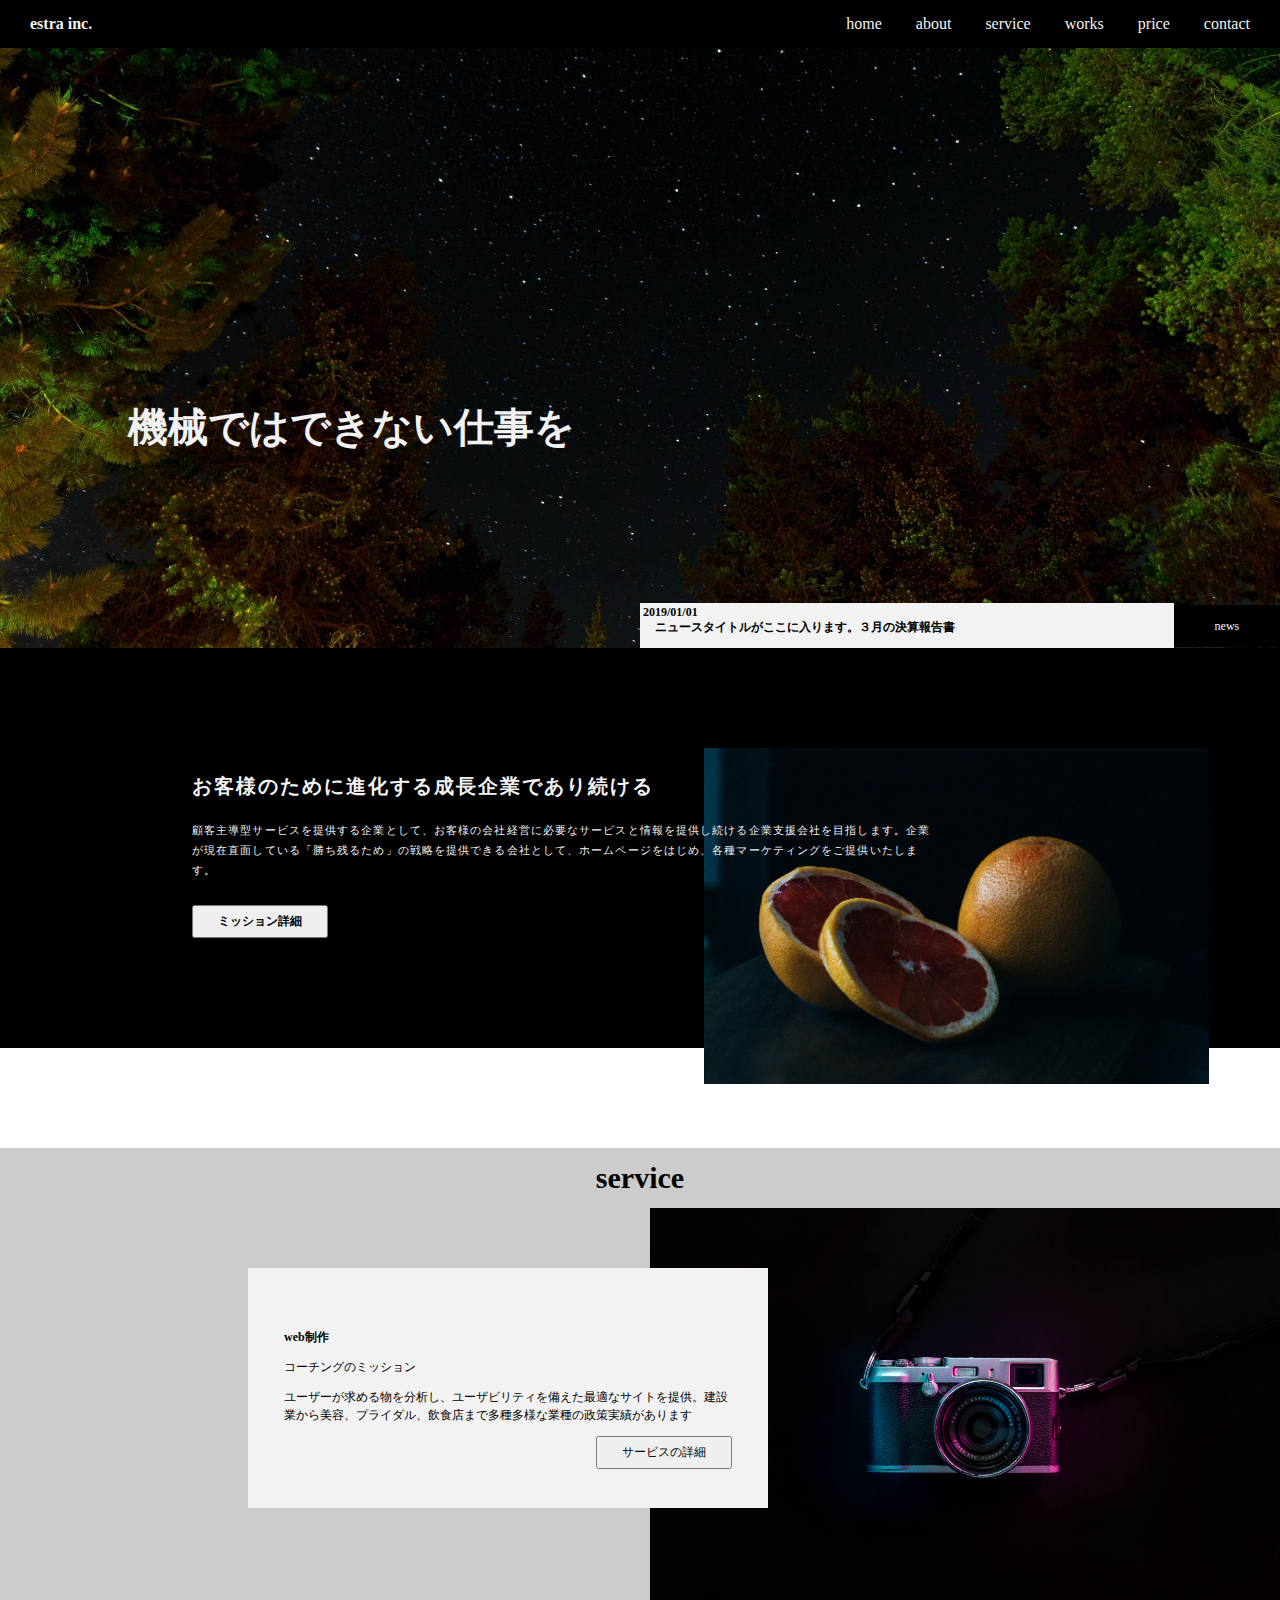
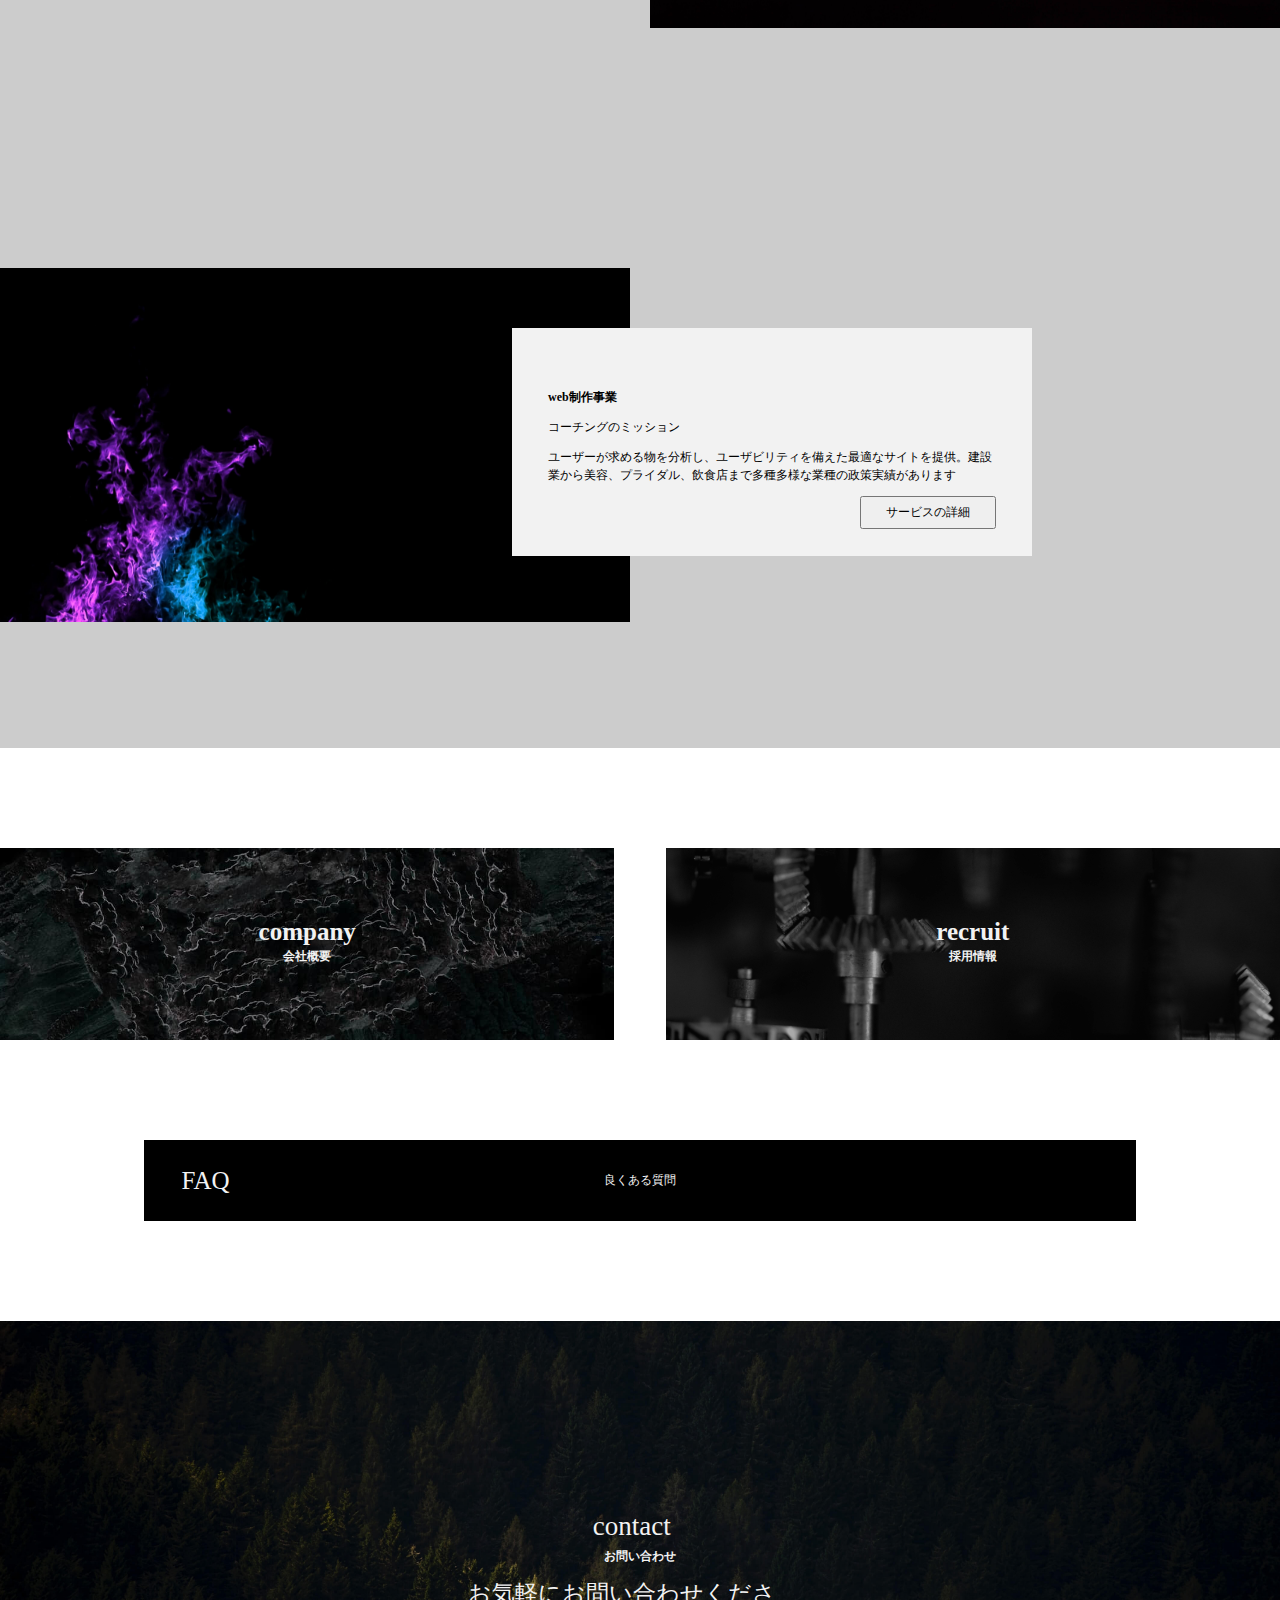
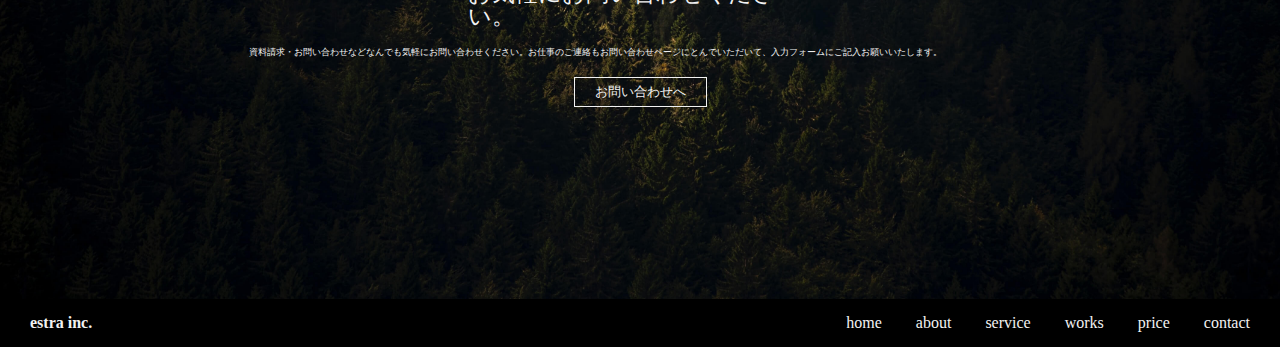
<file: index.html>
<!DOCTYPE html>
<html lang="en">
<head>
  <meta charset="UTF-8">
  <meta name="viewport" content="width=device-width, initial-scale=1.0">
  <link rel="stylesheet" href="./css/style.css">
  <title>COACHTECK</title>
</head>


<body>
  <header>
    <div class="header">
      <p class="title">estra inc.</p>
      <ul class="link">
        <li><a href="#">home</a></li>
        <li><a href="#">about</a></li>
        <li><a href="#">service</a></li>
        <li><a href="#">works</a></li>
        <li><a href="#">price</a></li>
        <li><a href="#">contact</a></li>
      </ul>
    </div>
  </header>


  <main>
    <div id="main-first">
      <p class="main-first-title">
        機械ではできない仕事を
      </p>
      <div class=main-first-flex>
        <ul>
          <li>2019/01/01</li>
          <li>ニュースタイトルがここに入ります。３月の決算報告書</li>
        </ul>
        <div>news</div>
      </div>
    </div>
    <div id="main-second">
      
      <div class="main-second-img">
        <img src="./img/mission-img.jpg" alt="">
      </div>
      <div class="main-second-content">
        <p class="main-second-title">お客様のために進化する成長企業であり続ける</p>
        <p class="main-second-sentence">顧客主導型サービスを提供する企業として、お客様の会社経営に必要なサービスと情報を提供し続ける企業支援会社を目指します。企業が現在直面している「勝ち残るため」の戦略を提供できる会社として、ホームページをはじめ、各種マーケティングをご提供いたします。</p>
        <button>ミッション詳細</button>
      </div>
    </div>


    <div id="service">
      <p class="service_title">service</p>
      <div class="service-content">
        <div class="img-1">
          <img src="./img/service2.jpg" alt="">
        </div>
        <div class="service_content_1">
          <div>web制作</div>
          <div>コーチングのミッション</div>
          <div>ユーザーが求める物を分析し、ユーザビリティを備えた最適なサイトを提供。建設業から美容、プライダル、飲食店まで多種多様な業種の政策実績があります</div>
      　  <button>サービスの詳細</button>
      </div>
    </div>

      <div class="img-2">
        <img src="./img/service1.jpg" alt="">
      </div>
      <div class="service_content_2">
        <div>web制作事業</div>
        <div>コーチングのミッション</div>
        <div>ユーザーが求める物を分析し、ユーザビリティを備えた最適なサイトを提供。建設業から美容、プライダル、飲食店まで多種多様な業種の政策実績があります</div>
         <button>サービスの詳細</button>
      </div>
    </div>
  
  <div id="introduction">
    <div class="introduction-flex">
      <div class="company">
        <div>company</div>
        <div>会社概要</div>
      </div>
      <div class="recruit">
        <div>recruit</div>
        <div>採用情報</div>
      </div>
    </div>
    <div class="quesion">
      <div class="introduction_content">
        <p>FAQ</p>
        <button>良くある質問</button>
      </div>
    </div>
  </div>

  <div id="contact">
    <!-- <div class="contact_text"> -->
      <p>contact</p>
      <p>お問い合わせ</p>
      <p>お気軽にお問い合わせください。</p>
      <p>資料請求・お問い合わせなどなんでも気軽にお問い合わせください。お仕事のご連絡もお問い合わせページにとんでいただいて、入力フォームにご記入お願いいたします。</p>
      <button>お問い合わせへ</button>
    <!-- </div> -->
  </div>
  </main>
  <footer>
    <div class="header">
      <p class="title">estra inc.</p>
      <ul class="link">
        <li><a href="#">home</a></li>
        <li><a href="#">about</a></li>
        <li><a href="#">service</a></li>
        <li><a href="#">works</a></li>
        <li><a href="#">price</a></li>
        <li><a href="#">contact</a></li>
      </ul>
    </div>
  </footer>
</body>
</html>
</file>
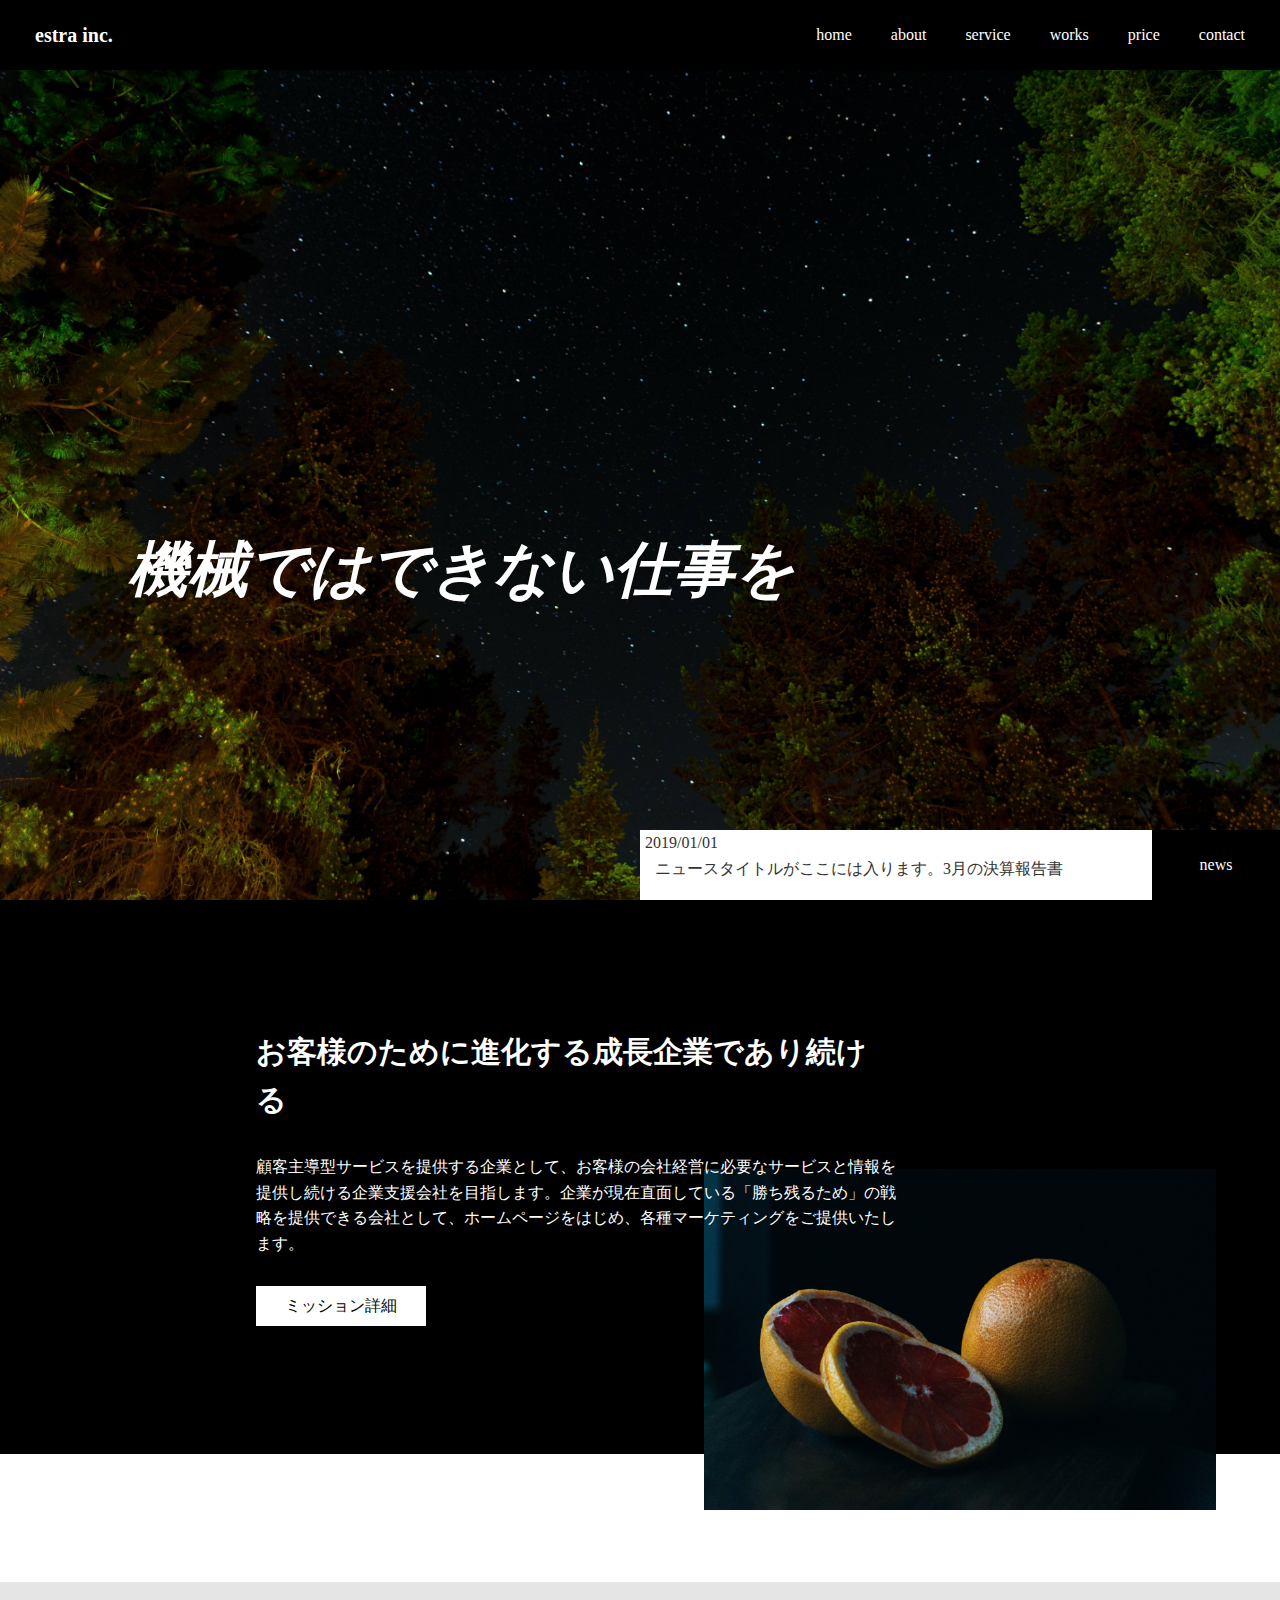
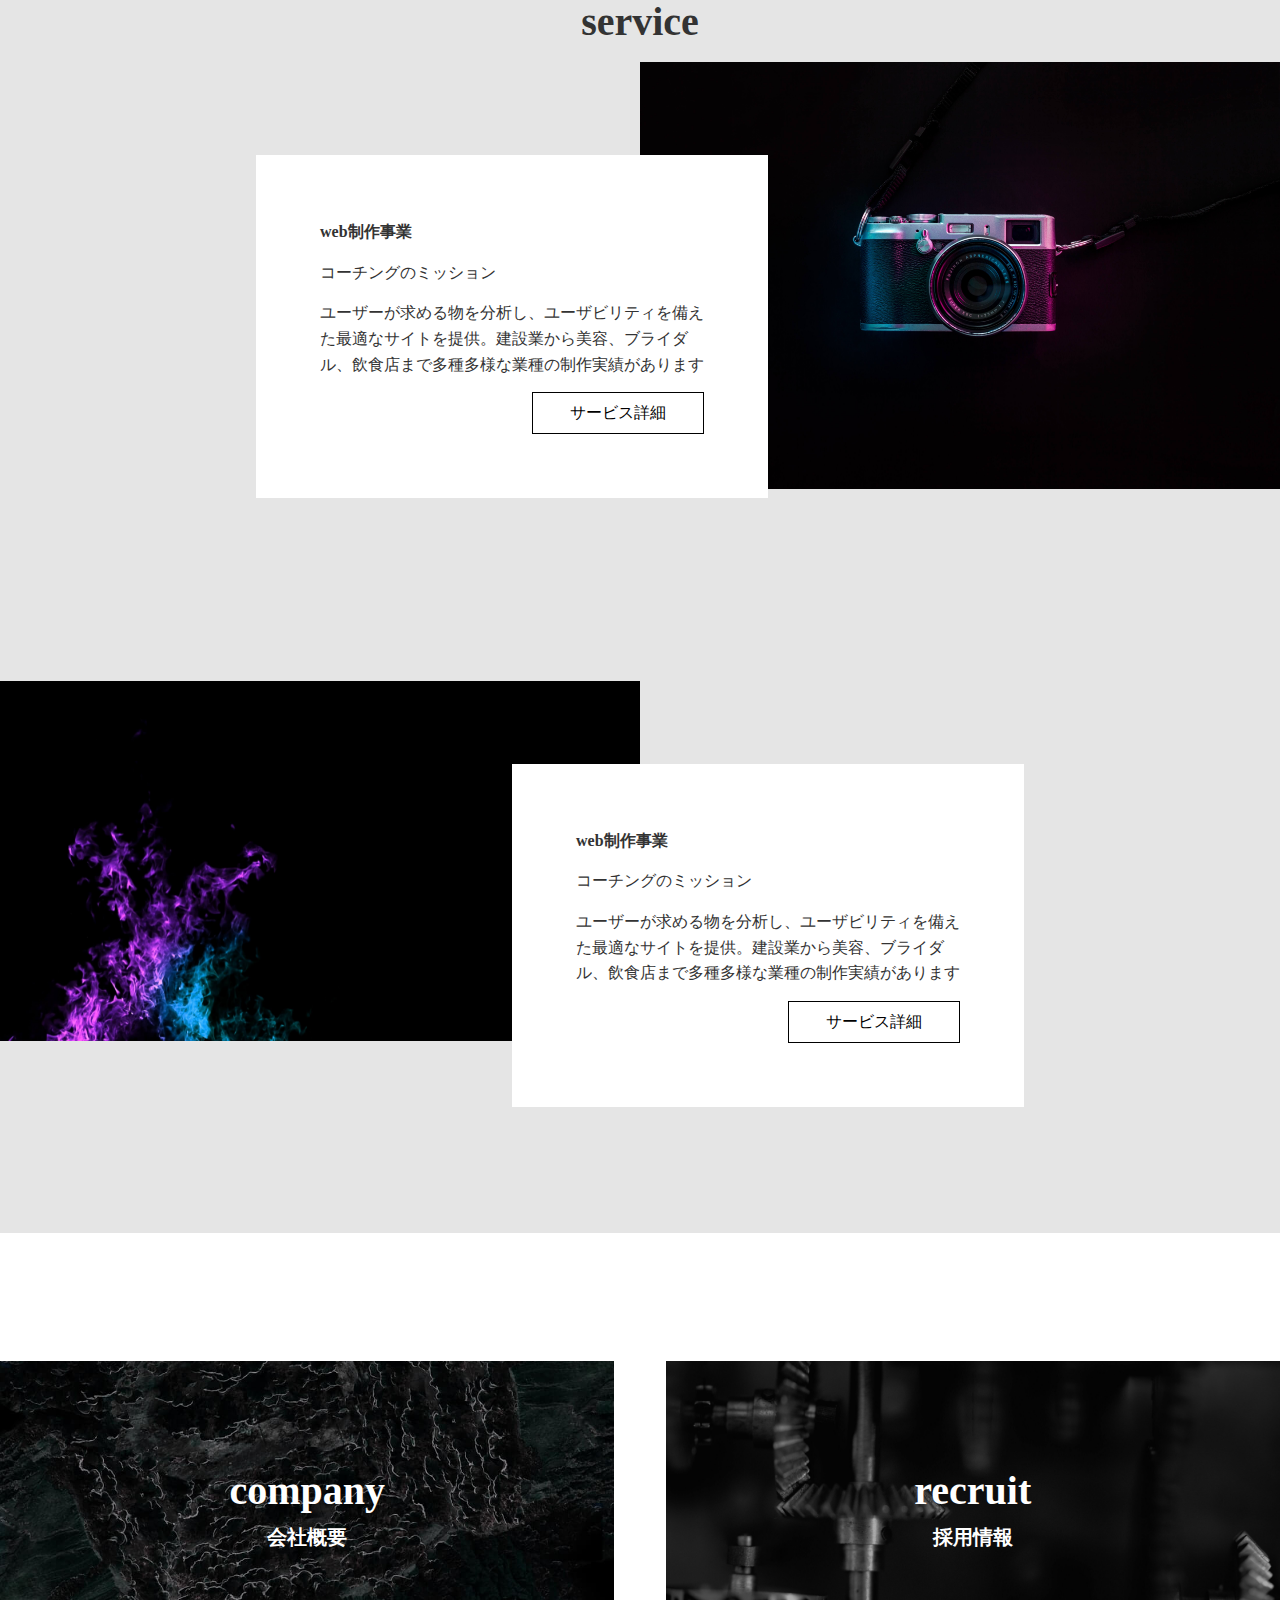
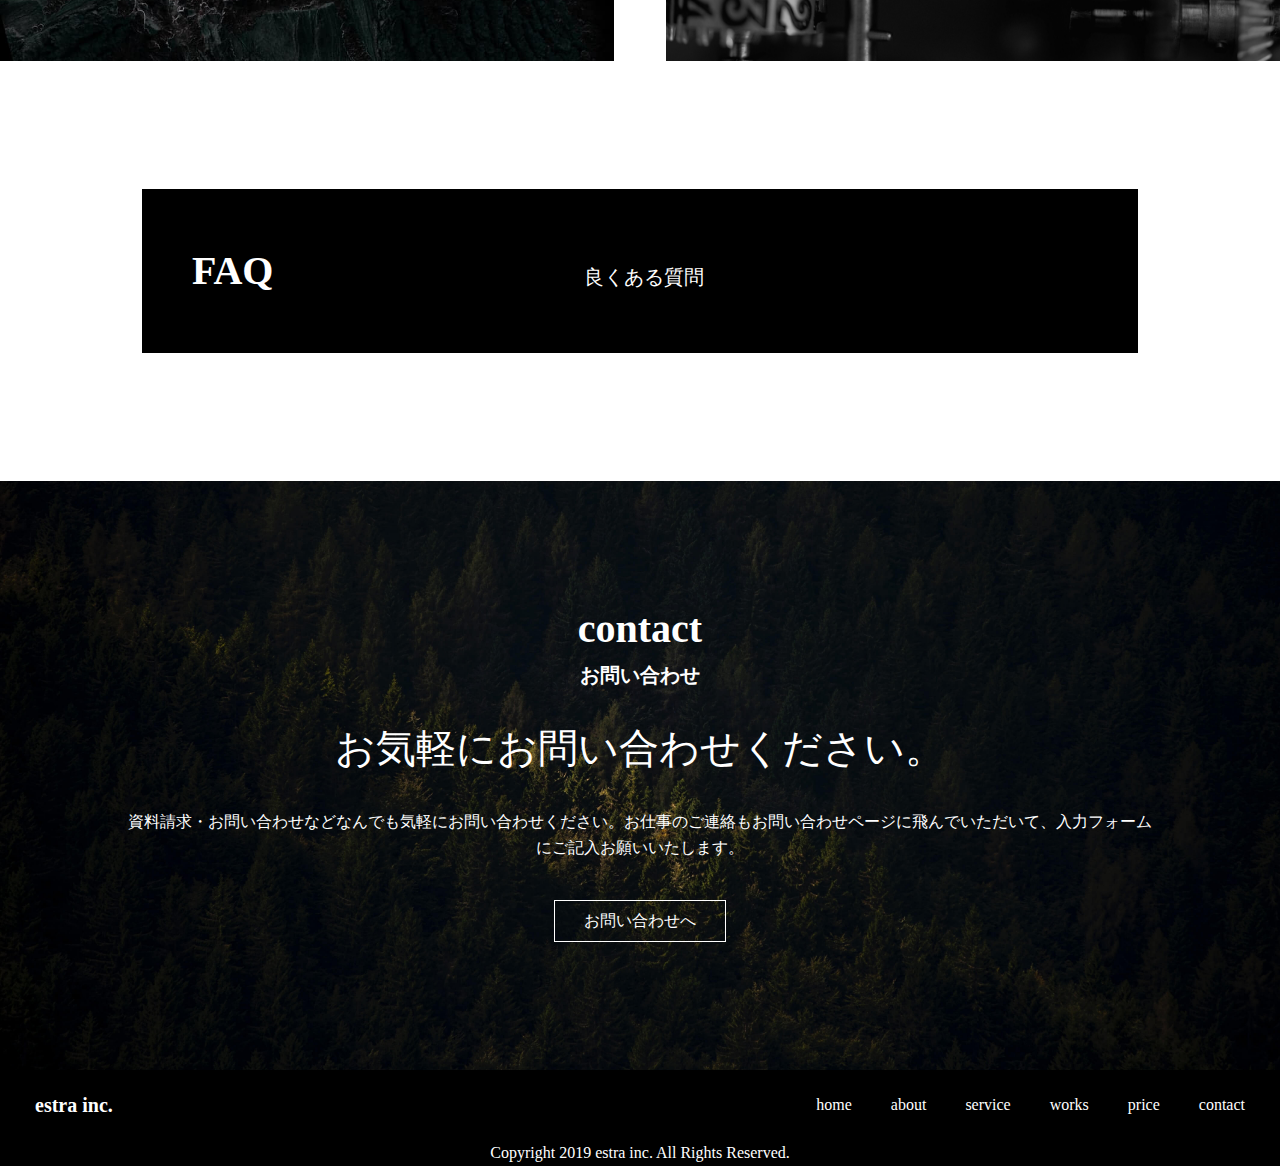
<file: 20210130_makino/index.html>
<!DOCTYPE html>
<html lang="ja">
  <head>
    <meta charset="utf8" />
    <meta
      name="viewport"
      content="width=device-width, initial-scale=1.0, maximum-scale=1.0, minimum-scale=1.0"
    />
    <title>演習問題</title>
    <link rel="stylesheet" href="css/style.css" />
  </head>
  <body>
    <div id="firstview">
      <header id="top-header">
        <div class="flex">
          <h1 class="header-logo">estra inc.</h1>
          <nav class="header-nav">
            <ul>
              <li><a href="#">home</a></li>
              <li><a href="#">about</a></li>
              <li><a href="#">service</a></li>
              <li><a href="#">works</a></li>
              <li><a href="#">price</a></li>
              <li><a href="#">contact</a></li>
            </ul>
          </nav>
        </div>
        <div id="hamburger">
          <span></span>
          <span></span>
          <span></span>
        </div>
      </header>
      <p class="catchcopy">機械ではできない仕事を</p>
      <div class="news flex">
        <div class="news-content">
          <p class="news_date">2019/01/01</p>
          <p class="news_title">
            ニュースタイトルがここには入ります。3月の決算報告書
          </p>
        </div>
        <div class="news-icon">news</div>
      </div>
    </div>
    <main>
      <div class="mission">
        <div class="mission-content">
          <h2 class="mission_title">
            お客様のために進化する成長企業であり続ける
          </h2>
          <p class="mission_text">
            顧客主導型サービスを提供する企業として、お客様の会社経営に必要なサービスと情報を提供し続ける企業支援会社を目指します。企業が現在直面している「勝ち残るため」の戦略を提供できる会社として、ホームページをはじめ、各種マーケティングをご提供いたします。
          </p>
          <a href="" class="common-btn mission-btn">ミッション詳細</a>
        </div>
        <div class="mission-img">
          <img src="img/mission-img.jpg" alt="" />
        </div>
      </div>
      <div class="service">
        <h2 class="service-title section-title">service</h2>
        <div class="service-content">
          <div class="service-img">
            <img src="img/service2.jpg" alt="" />
          </div>
          <div class="service-content_inner">
            <h3 class="mgb-15">web制作事業</h3>
            <p class="mgb-15">コーチングのミッション</p>
            <p class="mgb-15">
              ユーザーが求める物を分析し、ユーザビリティを備えた最適なサイトを提供。建設業から美容、ブライダル、飲食店まで多種多様な業種の制作実績があります
            </p>
            <a href="" class="common-btn service-btn">サービス詳細</a>
          </div>
        </div>
        <div class="service-content">
          <div class="service-img service-img_second">
            <img src="img/service1.jpg" alt="" />
          </div>
          <div class="service-content_inner service-content_inner-second">
            <h3 class="mgb-15">web制作事業</h3>
            <p class="mgb-15">コーチングのミッション</p>
            <p class="mgb-15">
              ユーザーが求める物を分析し、ユーザビリティを備えた最適なサイトを提供。建設業から美容、ブライダル、飲食店まで多種多様な業種の制作実績があります
            </p>
            <a href="" class="common-btn service-btn">サービス詳細</a>
          </div>
        </div>
      </div>
      <div class="company">
        <div class="recruit-company flex">
          <div class="recruit-company_size company-img">
            <h2 class="company-title section-title">
              company<br /><span>会社概要</span>
            </h2>
          </div>
          <div class="recruit-company_size recruit-img">
            <h2 class="company-title section-title">
              recruit<br /><span>採用情報</span>
            </h2>
          </div>
        </div>
      </div>
      <div class="faq">
        <h2 class="faq-title">FAQ</h2>
        <p class="faq-title-jp">良くある質問</p>
      </div>
      <div class="contact">
        <h2 class="contact-title section-title">
          contact<br /><span>お問い合わせ</span>
        </h2>
        <p class="contact-subtitle section-title">
          お気軽にお問い合わせください。
        </p>
        <p class="contact-text">
          資料請求・お問い合わせなどなんでも気軽にお問い合わせください。お仕事のご連絡もお問い合わせページに飛んでいただいて、入力フォームにご記入お願いいたします。
        </p>
        <a href="" class="common-btn contact-btn">お問い合わせへ</a>
      </div>
      <footer class="top-footer">
        <div class="footer-bar">
          <div class="flex">
            <h1 class="header-logo footer-logo">estra inc.</h1>
            <nav class="header-nav">
              <ul>
                <li><a href="#">home</a></li>
                <li><a href="#">about</a></li>
                <li><a href="#">service</a></li>
                <li><a href="#">works</a></li>
                <li><a href="#">price</a></li>
                <li><a href="#">contact</a></li>
              </ul>
            </nav>
          </div>
        </div>
        <small>Copyright 2019 estra inc. All Rights Reserved.</small>
      </footer>
    </main>
  </body>
</html>
</file>
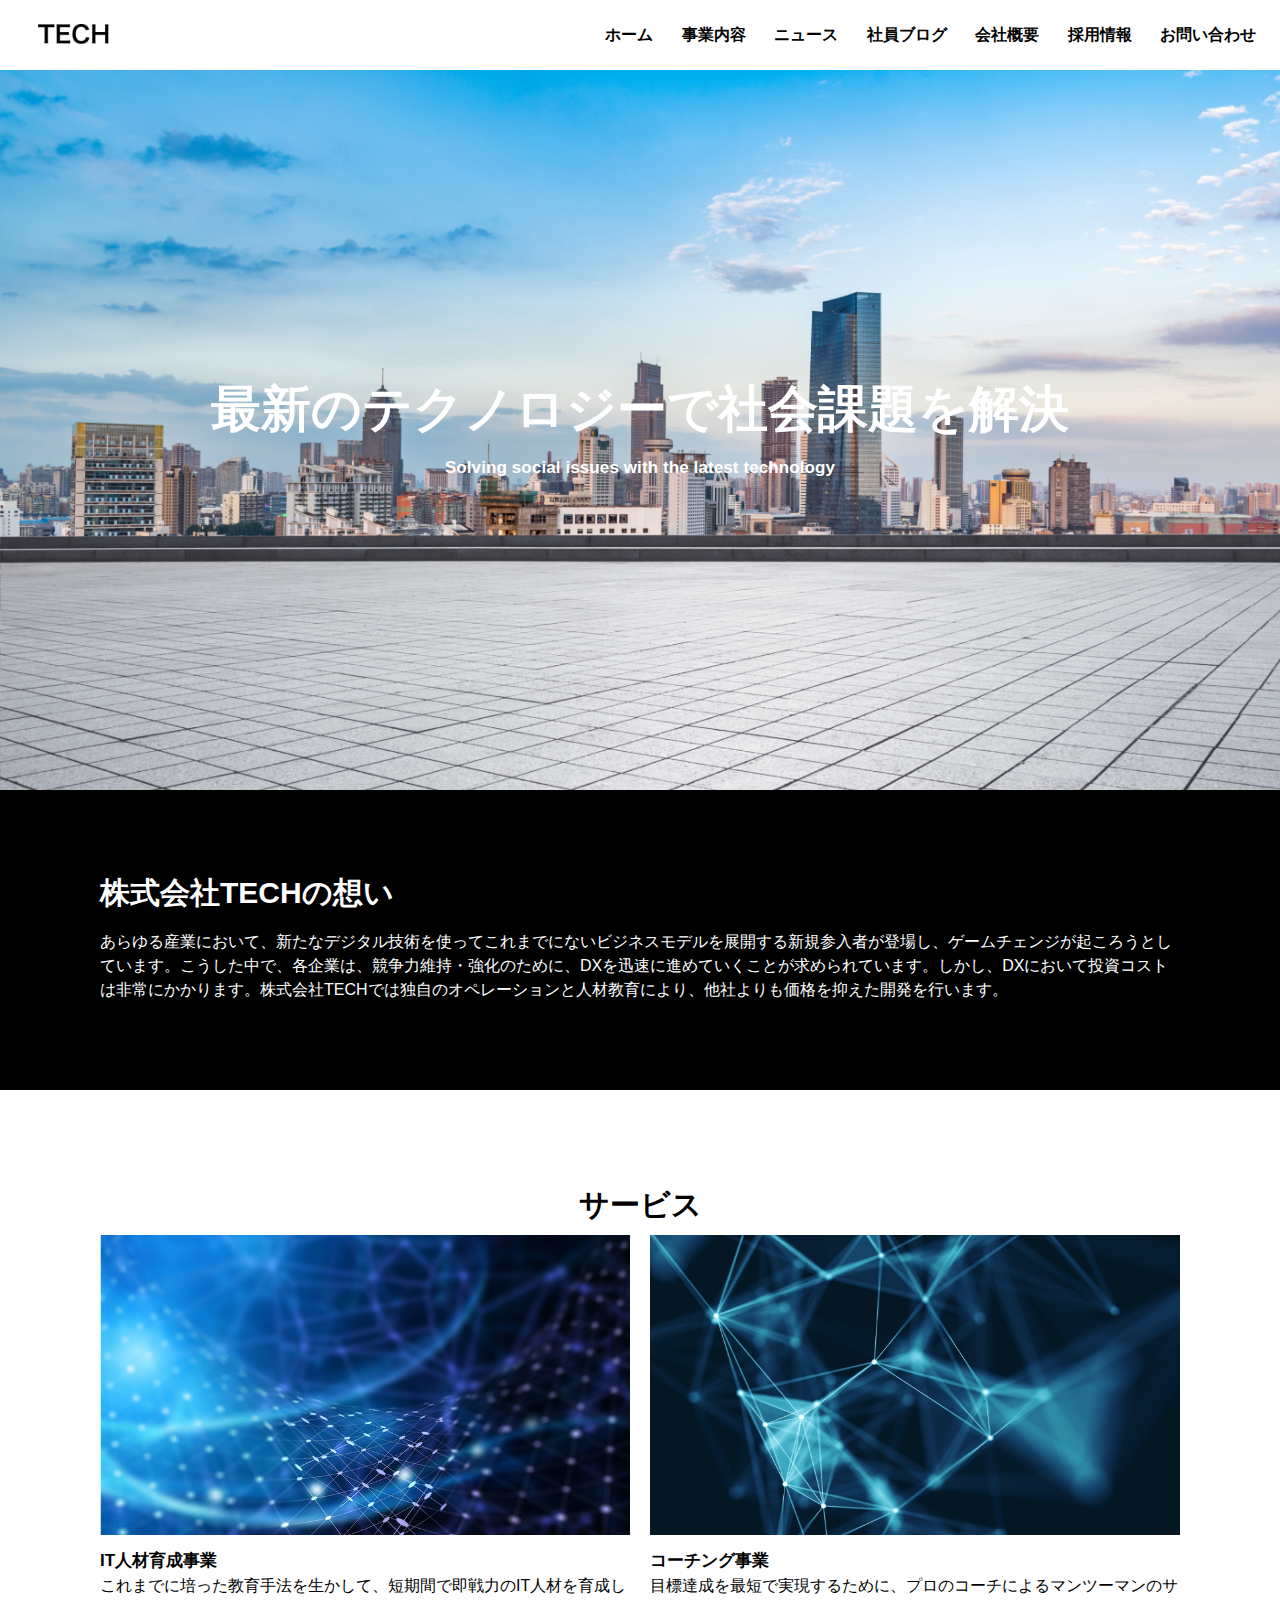
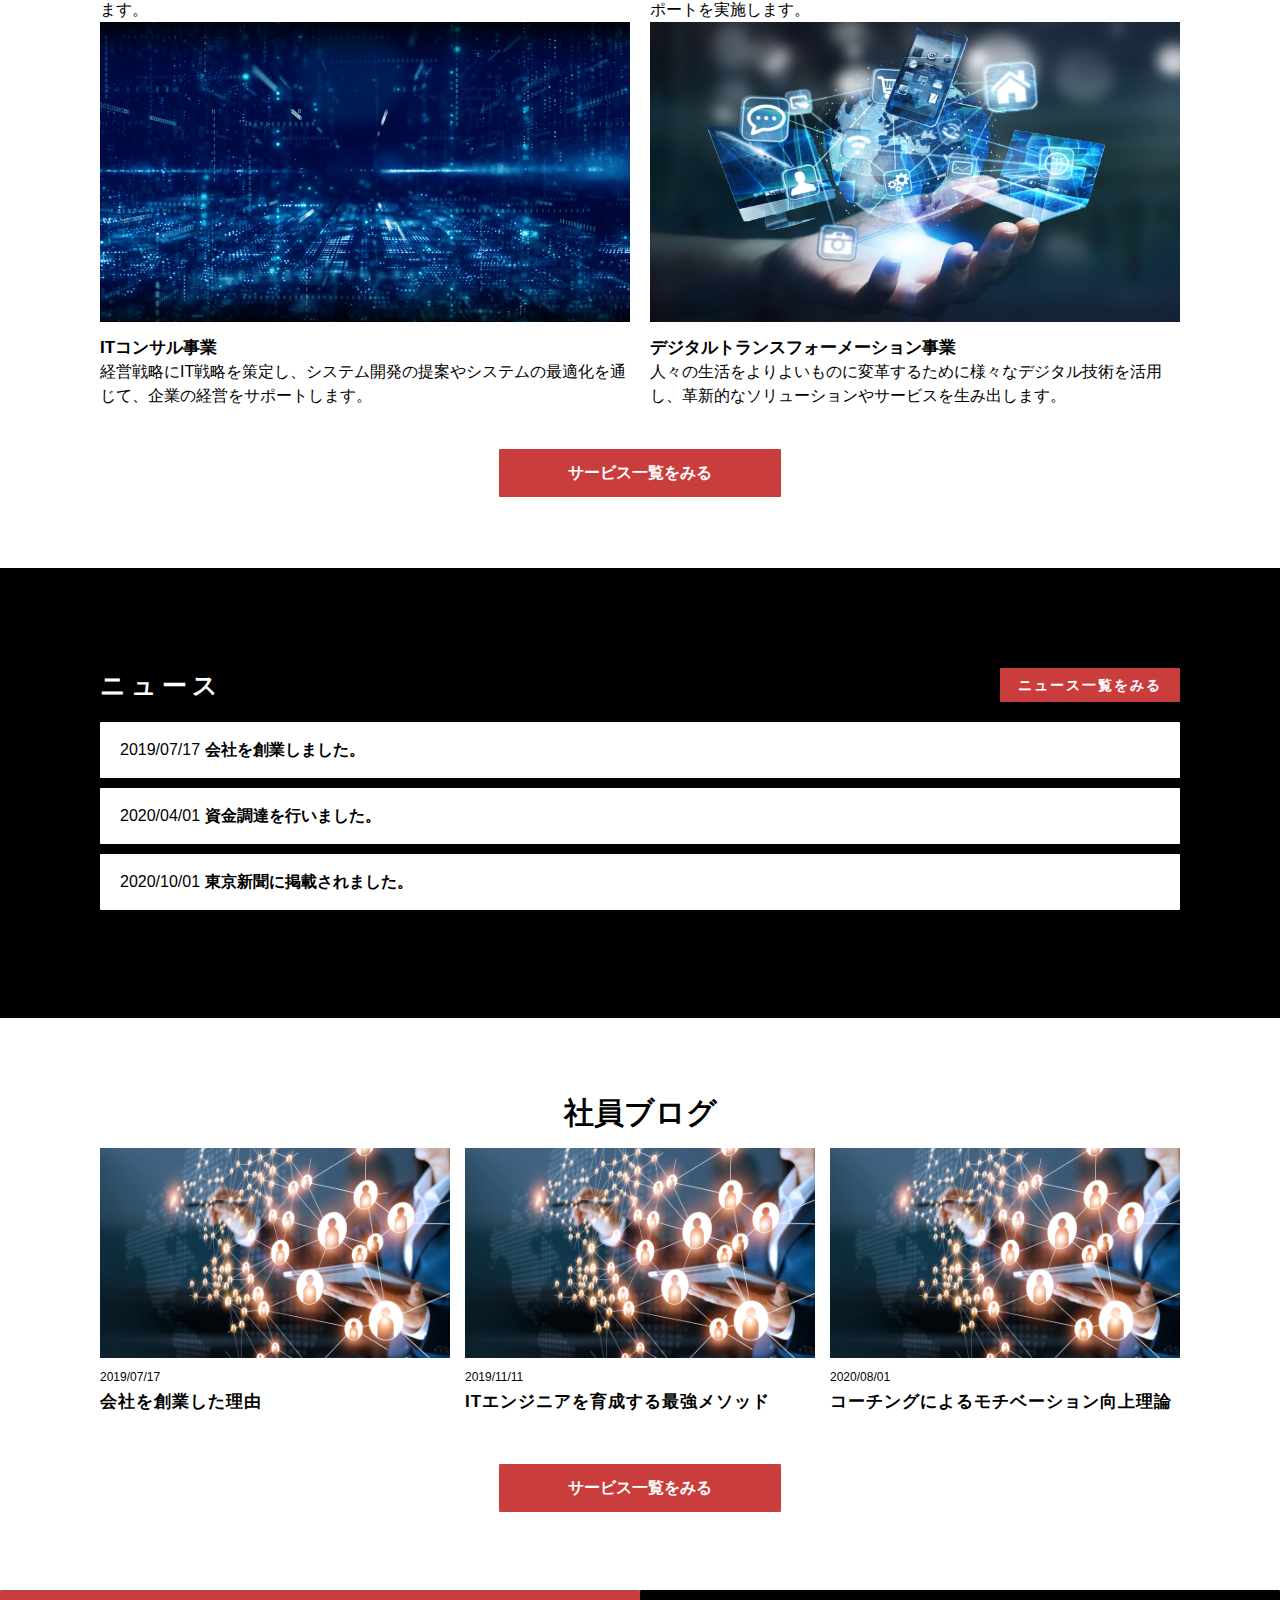
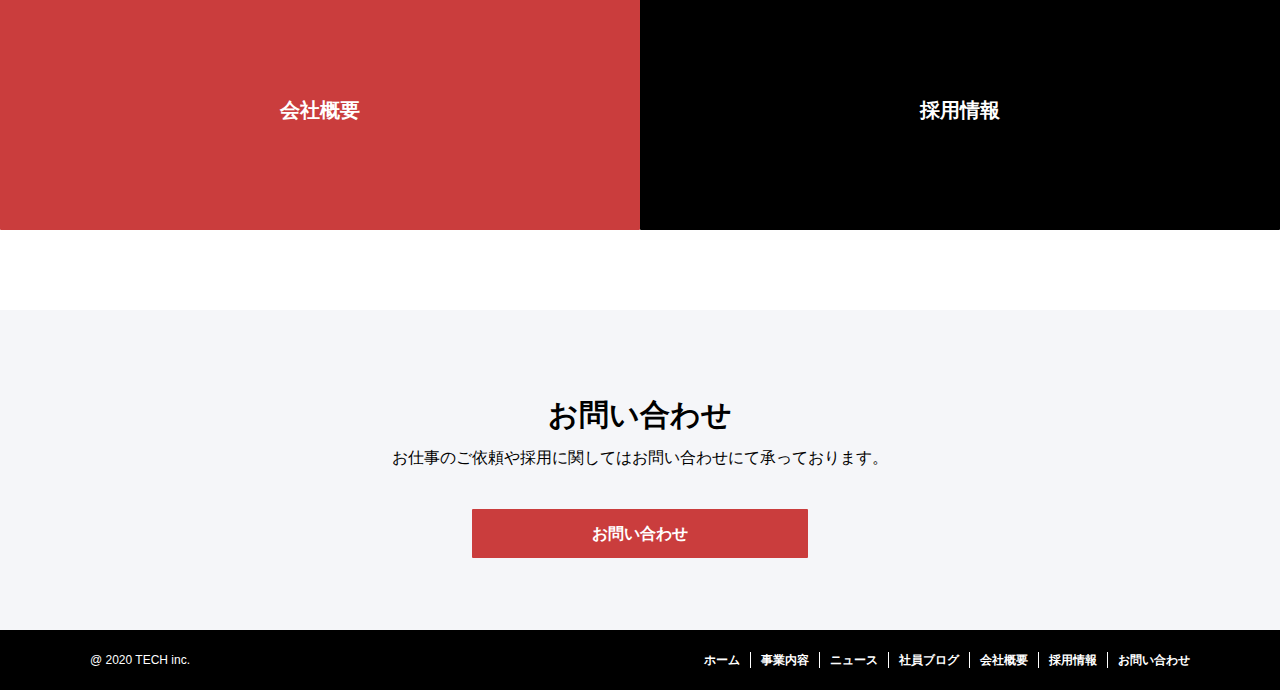
<file: 20210203_makino/index.html>
<!DOCTYPE html>
<html lang="en">
<head>
  <meta charset="UTF-8">
  <meta name="viewport" content="width=device-width, initial-scale=1.0">
  <link rel="stylesheet" href="./css/index.css">
  <link rel="stylesheet" href="./css/reset.css">

  <title>試作 株式会社TECH</title>
</head>
<body>
  <header>
    <div class="header flex">
      <h1><a href="index.html"><img src="./img/logo.png" alt=""></a></h1>
      <div class=header-link>
        <a href="index.html">ホーム</a>
        <a href="service.html">事業内容</a>
        <a href="news.html">ニュース</a>
        <a href="blog.html">社員ブログ</a>
        <a href="company.html">会社概要</a>
        <a href="recruit.html">採用情報</a>
        <a href="contact.html">お問い合わせ</a>
      </div>
    </div>
    <div id="hamburger">
      <span></span>
      <span></span>
      <span></span>
    </div>
  </header>


  <div class="mv">
    <div class="mv_context">
      <p>最新のテクノロジーで社会課題を解決</p>
      <p>Solving social issues with the latest technology</p>
    </div>
  </div>

  
  <main>
    <div class="thought">
      <div class="thought_context">
        <p>株式会社TECHの想い</p>
        <p>
          あらゆる産業において、新たなデジタル技術を使ってこれまでにないビジネスモデルを展開する新規参入者が登場し、ゲームチェンジが起ころうとしています。こうした中で、各企業は、競争力維持・強化のために、DXを迅速に進めていくことが求められています。しかし、DXにおいて投資コストは非常にかかります。株式会社TECHでは独自のオペレーションと人材教育により、他社よりも価格を抑えた開発を行います。
        </p>
      </div>
    </div>

    <div id="service">
      <div class="service_box">
        <p class="title">サービス</p>
        <div class="service_top flex">
          <div class="service_left">
              <img src="./img/service1.png" alt="" />
              <p>IT人材育成事業</p>
              <p>これまでに培った教育手法を生かして、短期間で即戦力のIT人材を育成します。</p>
          </div>
          <div class="service_right">
              <img src="./img/service2.png" alt="" />
              <p>コーチング事業</p>
              <p>目標達成を最短で実現するために、プロのコーチによるマンツーマンのサポートを実施します。</p>
          </div>
        </div>
        <div class="service_bottom flex">
          <div class="service_left">
              <img src="./img/service3.png" alt="" />
              <p>ITコンサル事業</p>
              <p>経営戦略にIT戦略を策定し、システム開発の提案やシステムの最適化を通じて、企業の経営をサポートします。</p>
          </div>
          <div class="service_right">
              <img src="./img/service4.png" alt="" />
              <p>デジタルトランスフォーメーション事業</p>
              <p>人々の生活をよりよいものに変革するために様々なデジタル技術を活用し、革新的なソリューションやサービスを生み出します。</p>
          </div>
        </div>
        <a href="service.html" class='service_button button a_red'>サービス一覧をみる</a>
      </div>
    </div>

    <div id=news>
      <div class="news_box">
        <div class="news_title flex">
          <p>ニュース</p>
          <a href="news.html" class="button">ニュース一覧をみる</a>
        </div>
        <div class="news_content">
          <a href="#" class="news_heading button"><span class="day">2019/07/17</span> 会社を創業しました。</a>
        </div>
        <div class="news_content">
          <a href="#" class="news_heading button"><span class="day">2020/04/01</span> 資金調達を行いました。</a>
        </div>
        <div class="news_content">
          <a href="#" class="news_heading button"><span class="day">2020/10/01</span> 東京新聞に掲載されました。</a>
        </div>
      </div>
    </div>

    <div id="blog">
      <div class="blog_box">
        <p class="title">社員ブログ</p>
        <div class="blog_content flex">
          <div class="blog_session">
            <a href=""><img src="./img/blog.png" alt=""></a>
              <p>2019/07/17</p>
              <p>会社を創業した理由</p>
          </div>
          <div class="blog_session">
            <a href=""><img src="./img/blog.png" alt=""></a>
              <p>2019/11/11</p>
              <p>ITエンジニアを育成する最強メソッド</p>
          </div>
          <div class="blog_session">
            <a href=""><img src="./img/blog.png" alt=""></a>
              <p>2020/08/01</p>
              <p>コーチングによるモチベーション向上理論</p>
          </div>
        </div>
        <a href="blog.html" class="button a_red">サービス一覧をみる</a>
      </div>
    </div>
    
    <div id="guide">
      <div class="guide_box flex">
        <a href="company.html" class="guide_left button a_red">会社概要</a>
        <a href="recruit.html" class="guide_right button">採用情報</a>
      </div>
    </div>

    <div id="contact">
      <div class="contact_text">
        <p>お問い合わせ</p>
        <p>お仕事のご依頼や採用に関してはお問い合わせにて承っております。</p>
        <a href="contact.html" class="button a_red">お問い合わせ</a>
      </div>
    </div>
  </main>
  <footer>
    <div class="header footer">
      <div class="footer_box flex">
      <p>@ 2020 TECH inc.</p>
      <div class="header-link footer-link flex">
        <a href="index.html">ホーム</a>
        <div class="line_left"></div>
        <a href="service.html">事業内容</a>
        <div class="line_left"></div>
        <a href="news.html">ニュース</a>
        <div class="line_left"></div>
        <a href="blog.html">社員ブログ</a>
        <div class="line_left"></div>
        <a href="company.html">会社概要</a>
        <div class="line_left"></div>
        <a href="recruit.html">採用情報</a>
        <div class="line_left"></div>
        <a href="contact.html">お問い合わせ</a>
      </div>
      </div>
    </div>
  </footer>
</body>
</html>
</file>
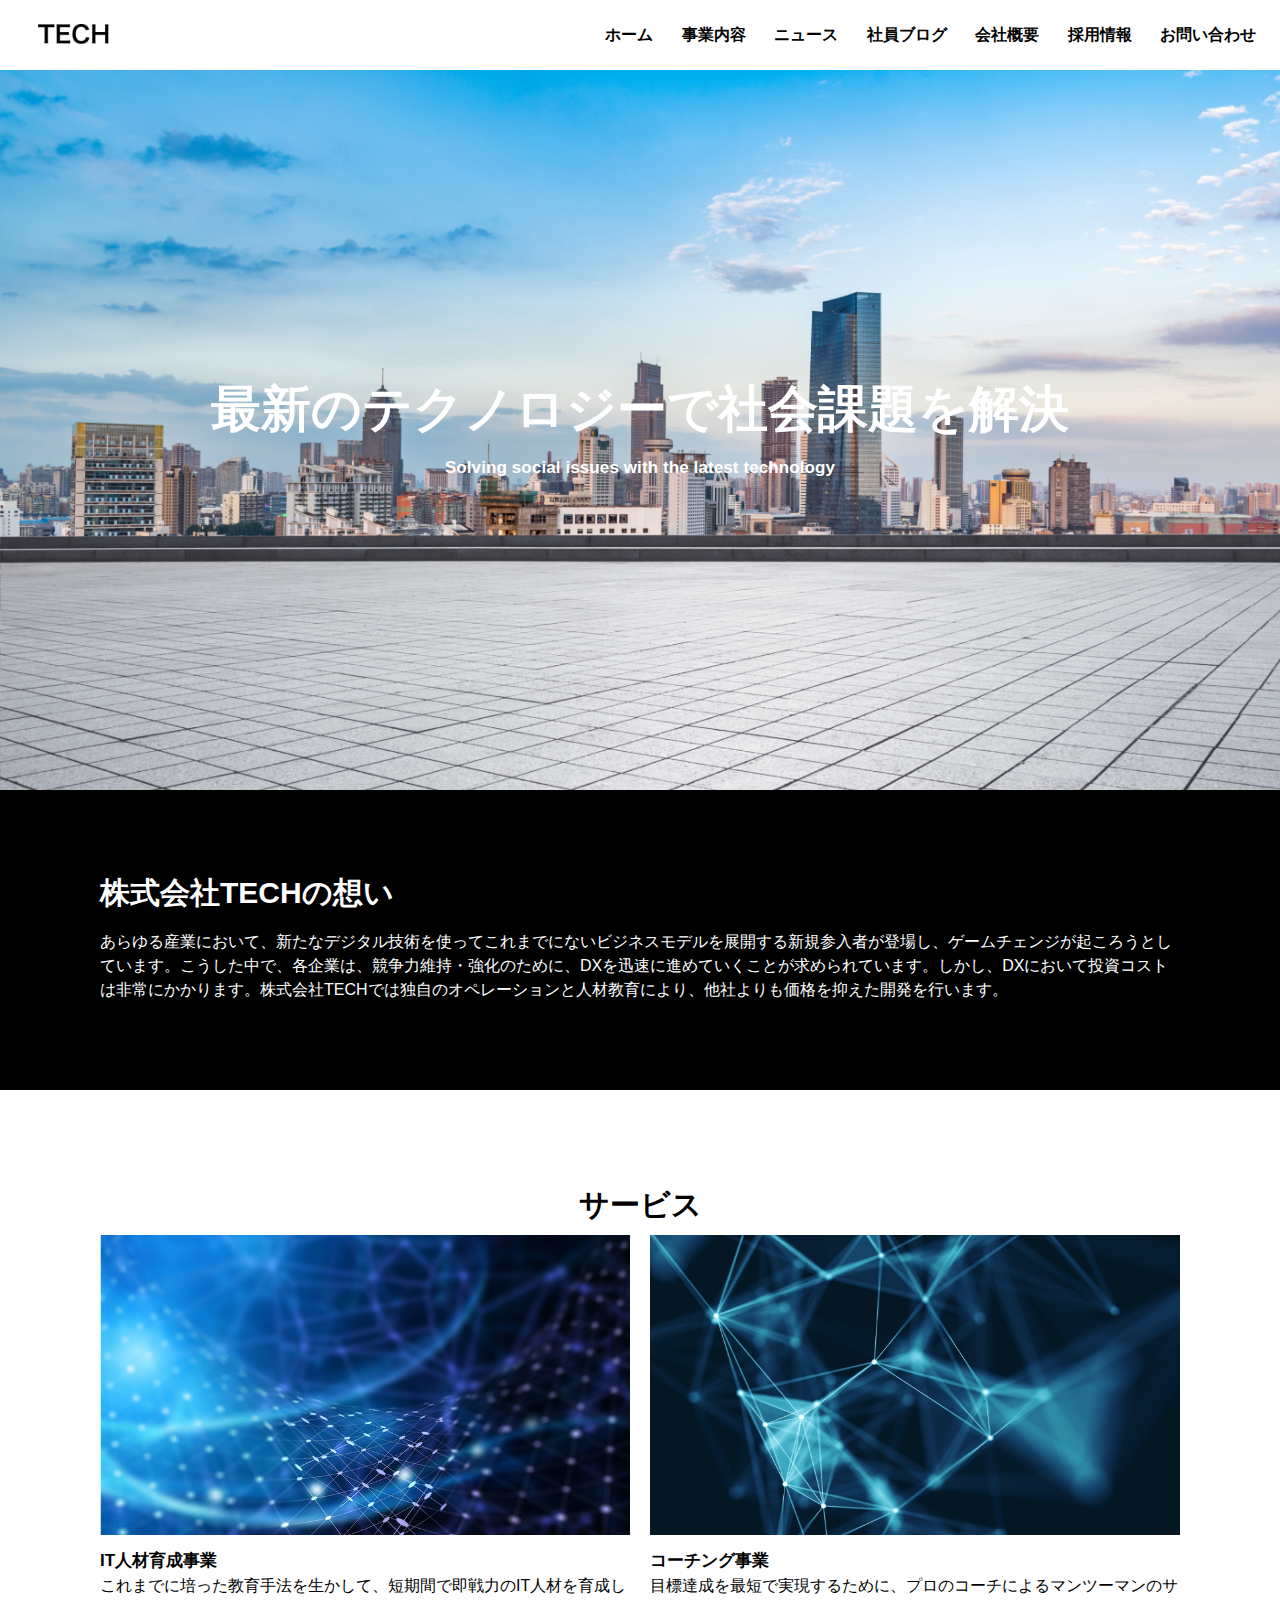
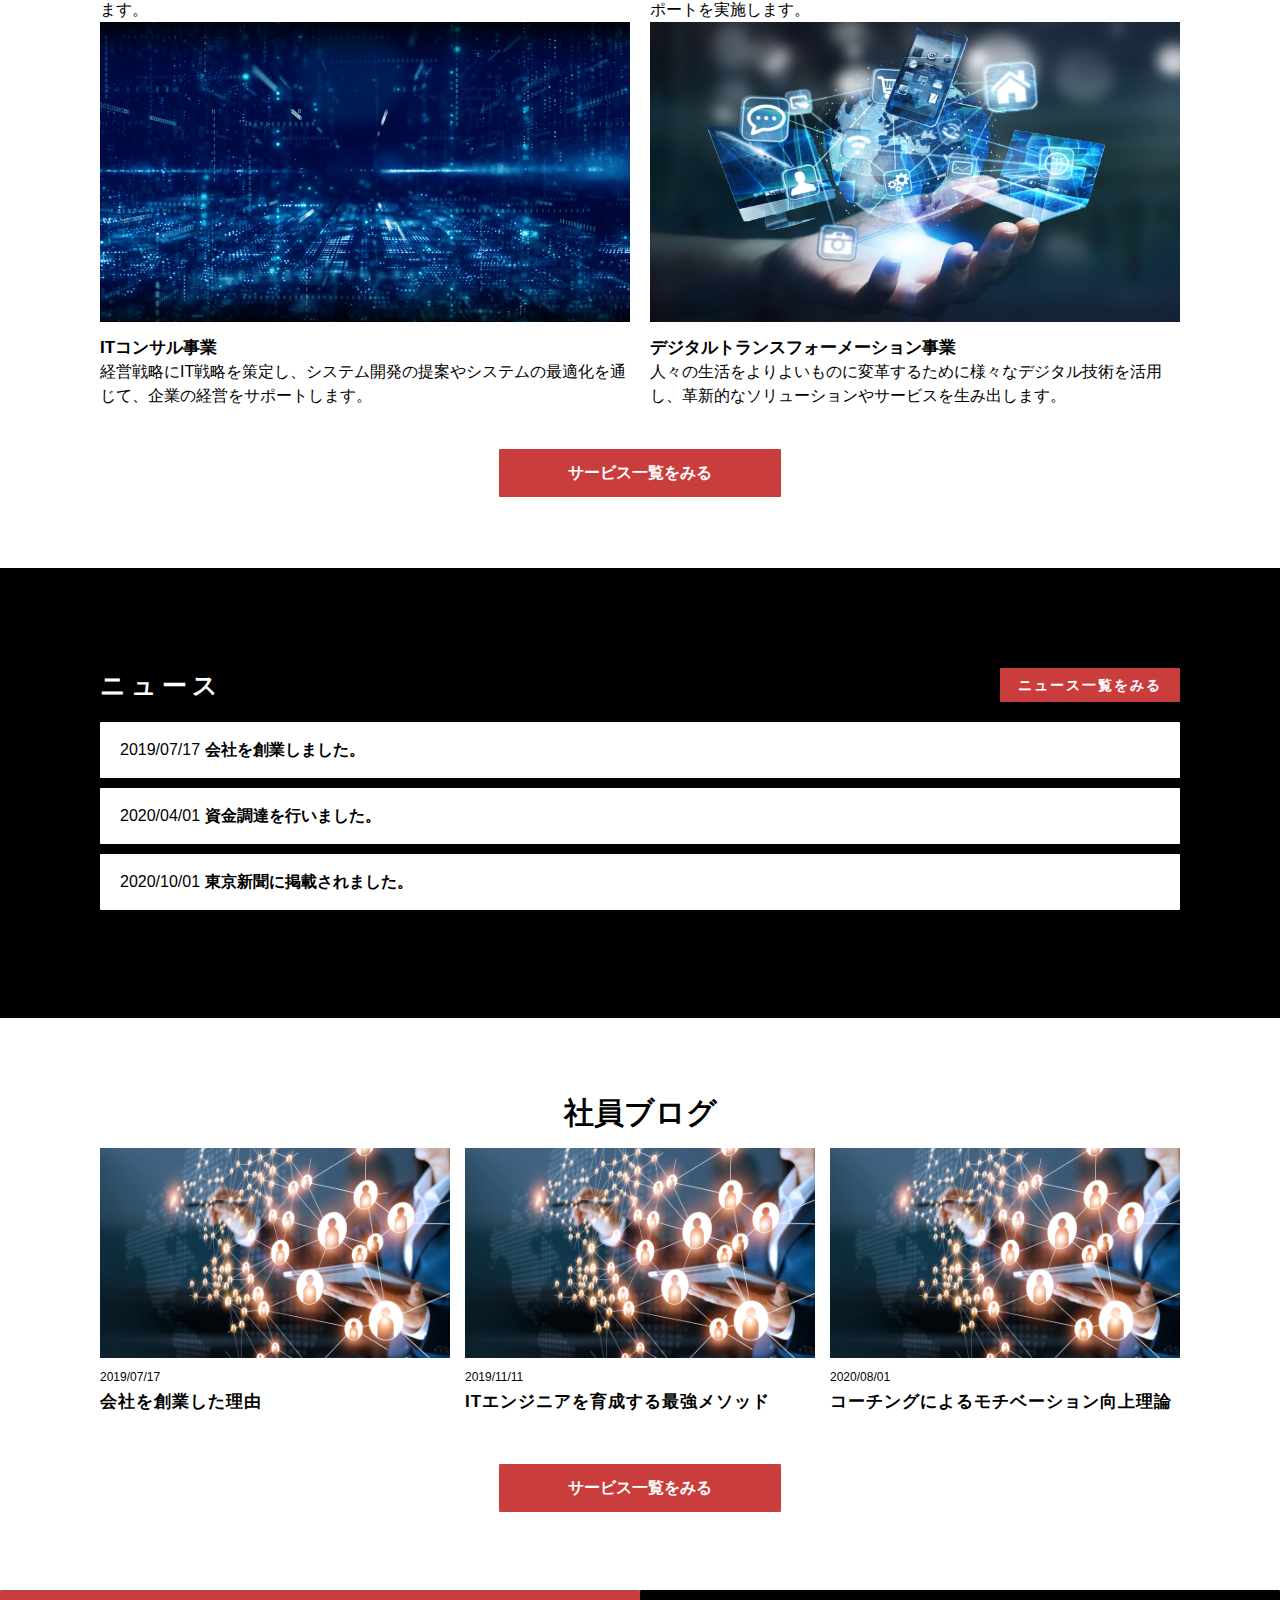
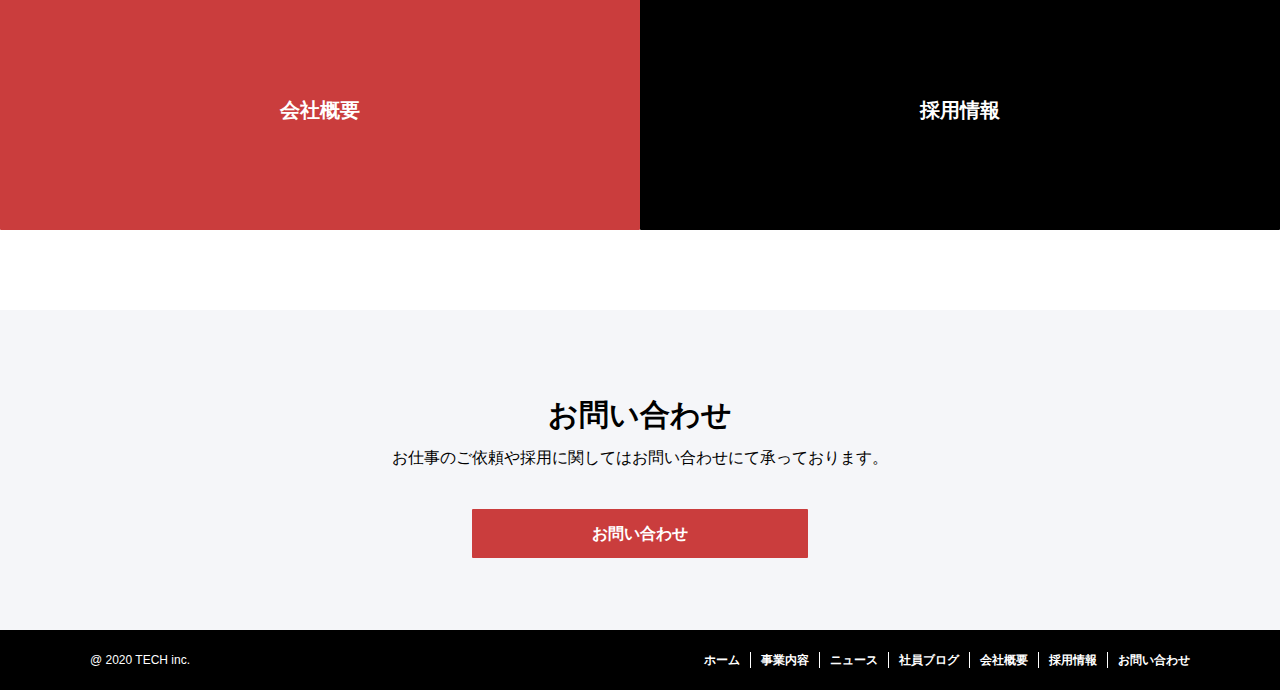
<file: 20210204_makino/index.html>
<!DOCTYPE html>
<html lang="en">
<head>
  <meta charset="UTF-8">
  <meta name="viewport" content="width=device-width, initial-scale=1.0">
  <link rel="stylesheet" href="./css/index.css">
  <link rel="stylesheet" href="./css/reset.css">

  <title>試作 株式会社TECH</title>
</head>
<body>
  <header>
    <div class="header flex">
      <h1><a href="index.html"><img src="./img/logo.png" alt=""></a></h1>
      <div class=header-link>
        <a href="index.html">ホーム</a>
        <a href="service.html">事業内容</a>
        <a href="news.html">ニュース</a>
        <a href="blog.html">社員ブログ</a>
        <a href="company.html">会社概要</a>
        <a href="recruit.html">採用情報</a>
        <a href="contact.html">お問い合わせ</a>
      </div>
    </div>
    <div id="hamburger">
      <span></span>
      <span></span>
      <span></span>
    </div>
  </header>


  <div class="mv">
    <div class="mv_context">
      <p>最新のテクノロジーで社会課題を解決</p>
      <p>Solving social issues with the latest technology</p>
    </div>
  </div>

  
  <main>
    <div class="thought">
      <div class="thought_context">
        <p>株式会社TECHの想い</p>
        <p>
          あらゆる産業において、新たなデジタル技術を使ってこれまでにないビジネスモデルを展開する新規参入者が登場し、ゲームチェンジが起ころうとしています。こうした中で、各企業は、競争力維持・強化のために、DXを迅速に進めていくことが求められています。しかし、DXにおいて投資コストは非常にかかります。株式会社TECHでは独自のオペレーションと人材教育により、他社よりも価格を抑えた開発を行います。
        </p>
      </div>
    </div>

    <div id="service">
      <div class="service_box">
        <p class="title">サービス</p>
        <div class="service_top flex">
          <div class="service_left">
              <img src="./img/service1.png" alt="" />
              <p>IT人材育成事業</p>
              <p>これまでに培った教育手法を生かして、短期間で即戦力のIT人材を育成します。</p>
          </div>
          <div class="service_right">
              <img src="./img/service2.png" alt="" />
              <p>コーチング事業</p>
              <p>目標達成を最短で実現するために、プロのコーチによるマンツーマンのサポートを実施します。</p>
          </div>
        </div>
        <div class="service_bottom flex">
          <div class="service_left">
              <img src="./img/service3.png" alt="" />
              <p>ITコンサル事業</p>
              <p>経営戦略にIT戦略を策定し、システム開発の提案やシステムの最適化を通じて、企業の経営をサポートします。</p>
          </div>
          <div class="service_right">
              <img src="./img/service4.png" alt="" />
              <p>デジタルトランスフォーメーション事業</p>
              <p>人々の生活をよりよいものに変革するために様々なデジタル技術を活用し、革新的なソリューションやサービスを生み出します。</p>
          </div>
        </div>
        <a href="service.html" class='service_button button a_red'>サービス一覧をみる</a>
      </div>
    </div>

    <div id=news>
      <div class="news_box">
        <div class="news_title flex">
          <p>ニュース</p>
          <a href="news.html" class="button">ニュース一覧をみる</a>
        </div>
        <div class="news_content">
          <a href="#" class="news_heading button"><span class="day">2019/07/17</span> 会社を創業しました。</a>
        </div>
        <div class="news_content">
          <a href="#" class="news_heading button"><span class="day">2020/04/01</span> 資金調達を行いました。</a>
        </div>
        <div class="news_content">
          <a href="#" class="news_heading button"><span class="day">2020/10/01</span> 東京新聞に掲載されました。</a>
        </div>
      </div>
    </div>

    <div id="blog">
      <div class="blog_box">
        <p class="title">社員ブログ</p>
        <div class="blog_content flex">
          <div class="blog_session">
            <a href=""><img src="./img/blog.png" alt=""></a>
              <p>2019/07/17</p>
              <p>会社を創業した理由</p>
          </div>
          <div class="blog_session">
            <a href=""><img src="./img/blog.png" alt=""></a>
              <p>2019/11/11</p>
              <p>ITエンジニアを育成する最強メソッド</p>
          </div>
          <div class="blog_session">
            <a href=""><img src="./img/blog.png" alt=""></a>
              <p>2020/08/01</p>
              <p>コーチングによるモチベーション向上理論</p>
          </div>
        </div>
        <a href="blog.html" class="button a_red">サービス一覧をみる</a>
      </div>
    </div>
    
    <div id="guide">
      <div class="guide_box flex">
        <a href="company.html" class="guide_left button a_red">会社概要</a>
        <a href="recruit.html" class="guide_right button">採用情報</a>
      </div>
    </div>

    <div id="contact">
      <div class="contact_text">
        <p>お問い合わせ</p>
        <p>お仕事のご依頼や採用に関してはお問い合わせにて承っております。</p>
        <a href="contact.html" class="button a_red">お問い合わせ</a>
      </div>
    </div>
  </main>
  <footer>
    <div class="header footer">
      <div class="footer_box flex">
        <p>@ 2020 TECH inc.</p>
        <div class="header-link footer-link flex">
          <a href="index.html">ホーム</a>
          <div class="line_left"></div>
          <a href="service.html">事業内容</a>
          <div class="line_left"></div>
          <a href="news.html">ニュース</a>
          <div class="line_left"></div>
          <a href="blog.html">社員ブログ</a>
          <div class="line_left"></div>
          <a href="company.html">会社概要</a>
          <div class="line_left"></div>
          <a href="recruit.html">採用情報</a>
          <div class="line_left"></div>
          <a href="contact.html">お問い合わせ</a>
        </div>
      </div>
    </div>
  </footer>
</body>
</html>
</file>
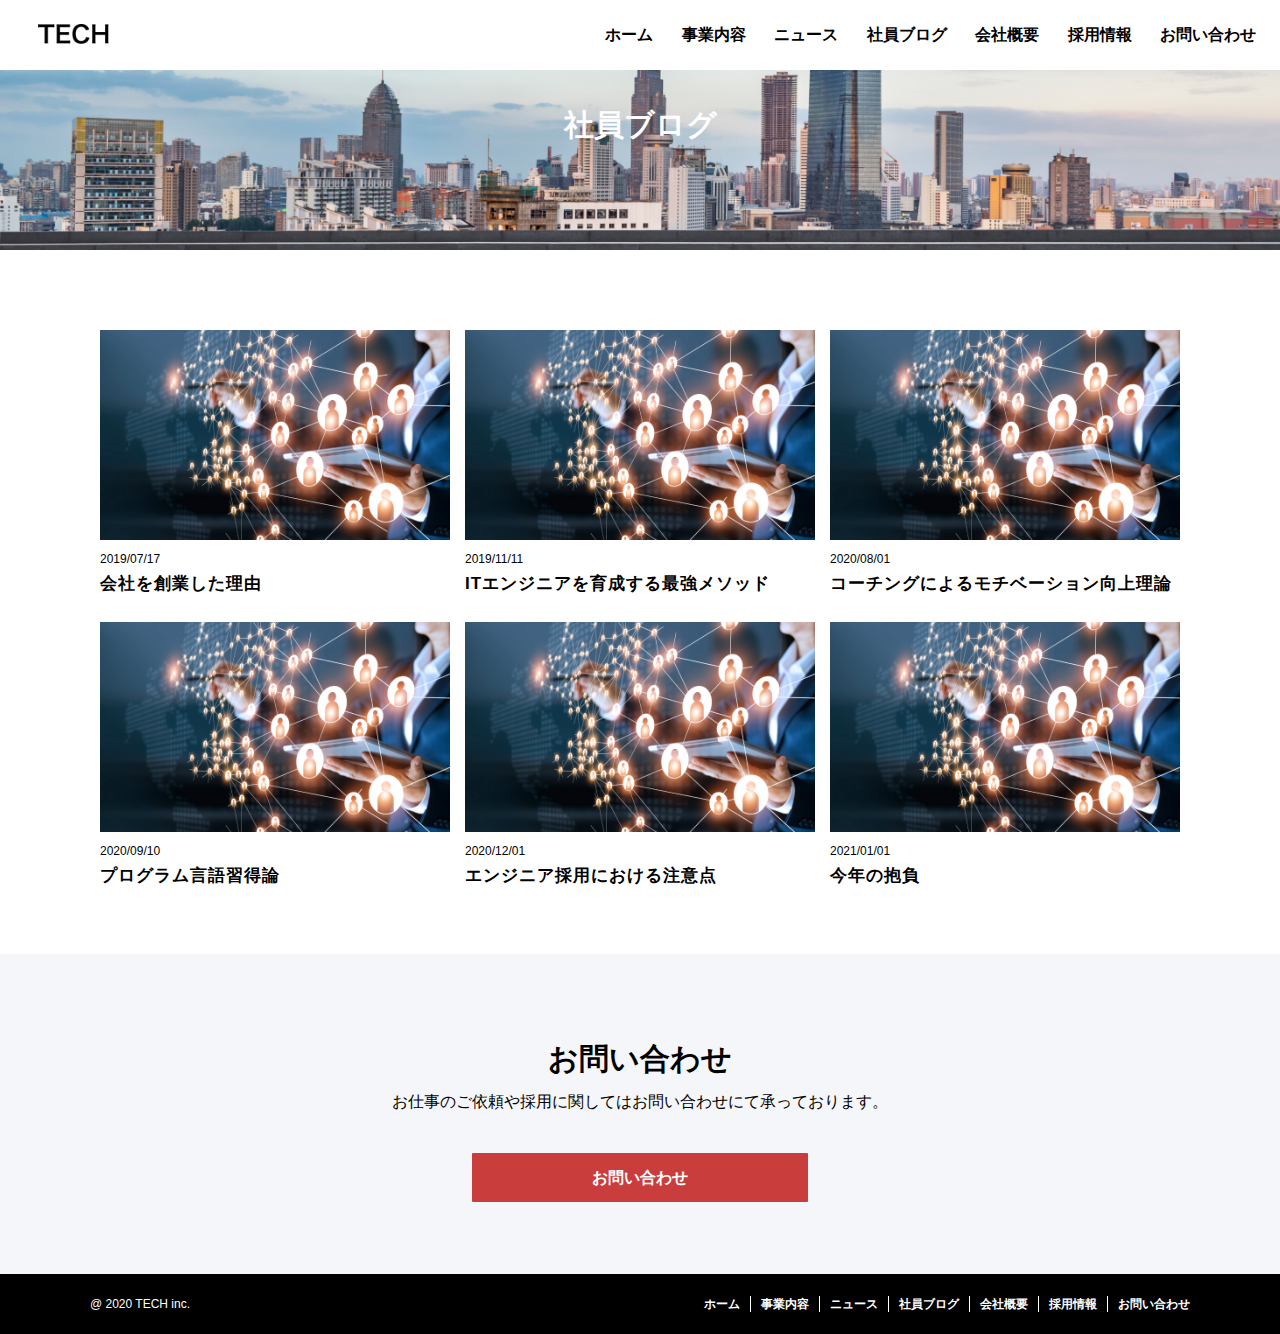
<file: 20210203_makino/blog.html>
<!DOCTYPE html>
<html lang="en">
<head>
  <meta charset="UTF-8">
  <meta name="viewport" content="width=device-width, initial-scale=1.0">
  <link rel="stylesheet" href="./css/blog.css">
  <link rel="stylesheet" href="./css/reset.css">

  <title>試作 株式会社TECH blog</title>
</head>
<body>
  <header>
    <div class="header flex">
      <h1><a href="index.html"><img src="./img/logo.png" alt=""></a></h1>
      <div class=header-link>
        <a href="index.html">ホーム</a>
        <a href="service.html">事業内容</a>
        <a href="news.html">ニュース</a>
        <a href="blog.html">社員ブログ</a>
        <a href="company.html">会社概要</a>
        <a href="recruit.html">採用情報</a>
        <a href="contact.html">お問い合わせ</a>
      </div>
    </div>
    <div id="hamburger">
      <span></span>
      <span></span>
      <span></span>
    </div>
  </header>

  <div class="mv">
    <p>社員ブログ</p>
  </div>

  <main>
    <div id="blog">
      <div class="blog_box">
        <div class="blog_content flex">
          <div class="blog_session">
            <a href=""><img src="./img/blog.png" alt=""></a>
            <p>2019/07/17</p>
            <p>会社を創業した理由</p>
          </div>
          <div class="blog_session">
            <a href=""><img src="./img/blog.png" alt=""></a>
            <p>2019/11/11</p>
            <p>ITエンジニアを育成する最強メソッド</p>
          </div>
          <div class="blog_session">
            <a href=""><img src="./img/blog.png" alt=""></a>
            <p>2020/08/01</p>
            <p>コーチングによるモチベーション向上理論</p>
          </div>
          <div class="blog_session">
            <a href=""><img src="./img/blog.png" alt=""></a>
            <p>2020/09/10</p>
            <p>プログラム言語習得論</p>
          </div>
          <div class="blog_session">
            <a href=""><img src="./img/blog.png" alt=""></a>
            <p>2020/12/01</p>
            <p>エンジニア採用における注意点</p>
          </div>
          <div class="blog_session">
            <a href=""><img src="./img/blog.png" alt=""></a>
            <p>2021/01/01</p>
            <p>今年の抱負</p>
          </div>
        </div>
      </div>
    </div>

    <div id="contact">
      <div class="contact_text">
        <p>お問い合わせ</p>
        <p>お仕事のご依頼や採用に関してはお問い合わせにて承っております。</p>
        <a href="contact.html" class="button a_red">お問い合わせ</a>
      </div>
    </div>
  </main>
  <footer>
    <div class="header footer">
      <div class="footer_box flex">
      <p>@ 2020 TECH inc.</p>
      <div class="header-link footer-link flex">
        <a href="index.html">ホーム</a>
        <div class="line_left"></div>
        <a href="service.html">事業内容</a>
        <div class="line_left"></div>
        <a href="news.html">ニュース</a>
        <div class="line_left"></div>
        <a href="blog.html">社員ブログ</a>
        <div class="line_left"></div>
        <a href="company.html">会社概要</a>
        <div class="line_left"></div>
        <a href="recruit.html">採用情報</a>
        <div class="line_left"></div>
        <a href="contact.html">お問い合わせ</a>
      </div>
      </div>
    </div>
  </footer>
</body>
</html>
</file>
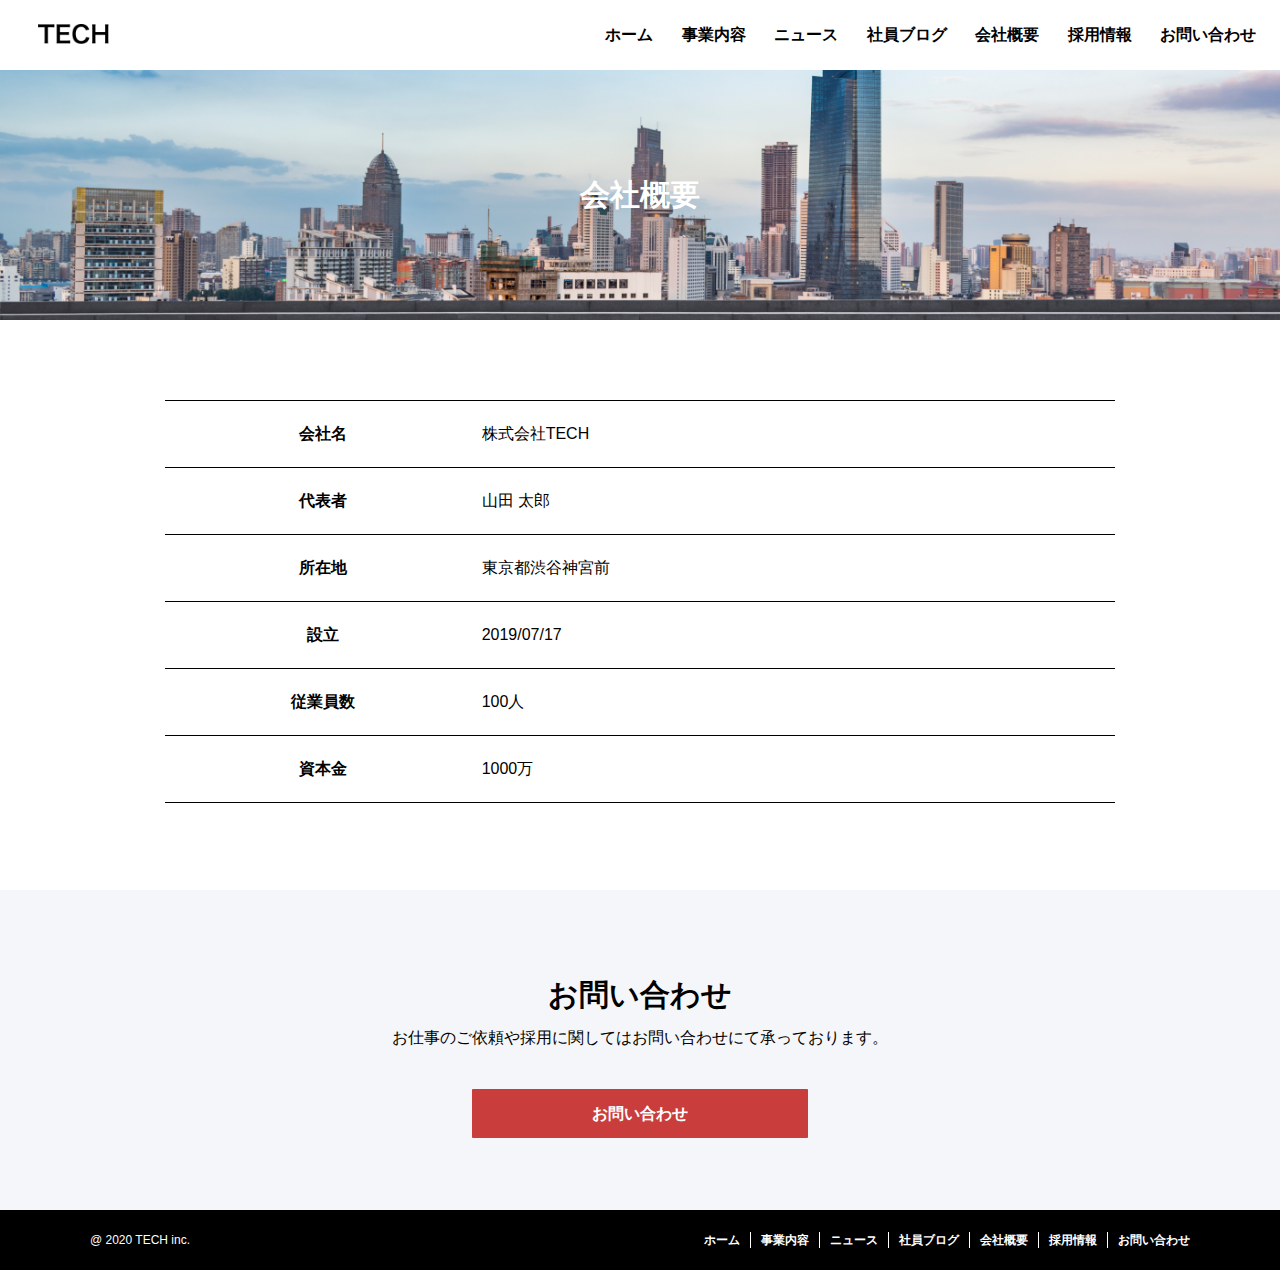
<file: 20210203_makino/company.html>
<!DOCTYPE html>
<html lang="en">
<head>
  <meta charset="UTF-8">
  <meta name="viewport" content="width=device-width, initial-scale=1.0">
  <link rel="stylesheet" href="./css/company.css">
  <link rel="stylesheet" href="./css/reset.css">

  <title>試作 株式会社TECH company</title>
</head>
<body>
  <header>
    <div class="header flex">
      <h1><a href="index.html"><img src="./img/logo.png" alt=""></a></h1>
      <div class=header-link>
        <a href="index.html">ホーム</a>
        <a href="service.html">事業内容</a>
        <a href="news.html">ニュース</a>
        <a href="blog.html">社員ブログ</a>
        <a href="company.html">会社概要</a>
        <a href="recruit.html">採用情報</a>
        <a href="contact.html">お問い合わせ</a>
      </div>
    </div>
    <div id="hamburger">
      <span></span>
      <span></span>
      <span></span>
    </div>
  </header>

  <div class="mv">
    <p>会社概要</p>
  </div>
 
  <main>
    <div id="company">
      <span class="company_table">
        <table>
          <tr>
            <td>会社名</td>
            <td>株式会社TECH</td>
          </tr>
          <tr>
            <td>代表者</td>
            <td>山田 太郎</td>
          </tr>
          <tr>
            <td>所在地</td>
            <td>東京都渋谷神宮前</td>
          </tr>
          <tr>
            <td>設立</td>
            <td>2019/07/17</td>
          </tr>
          <tr>
            <td>従業員数</td>
            <td>100人</td>
          </tr>
          <tr>
            <td>資本金</td>
            <td>1000万</td>
          </tr>
        </table>
      </span>
    </div>

    <div id="contact">
      <div class="contact_text">
        <p>お問い合わせ</p>
        <p>お仕事のご依頼や採用に関してはお問い合わせにて承っております。</p>
        <a href="contact.html" class="button a_red">お問い合わせ</a>
      </div>
    </div>
  </main>
  <footer>
    <div class="header footer">
      <div class="footer_box flex">
      <p>@ 2020 TECH inc.</p>
      <div class="header-link footer-link flex">
        <a href="index.html">ホーム</a>
        <div class="line_left"></div>
        <a href="service.html">事業内容</a>
        <div class="line_left"></div>
        <a href="news.html">ニュース</a>
        <div class="line_left"></div>
        <a href="blog.html">社員ブログ</a>
        <div class="line_left"></div>
        <a href="company.html">会社概要</a>
        <div class="line_left"></div>
        <a href="recruit.html">採用情報</a>
        <div class="line_left"></div>
        <a href="contact.html">お問い合わせ</a>
      </div>
      </div>
    </div>
  </footer>
</body>
</html>
</file>
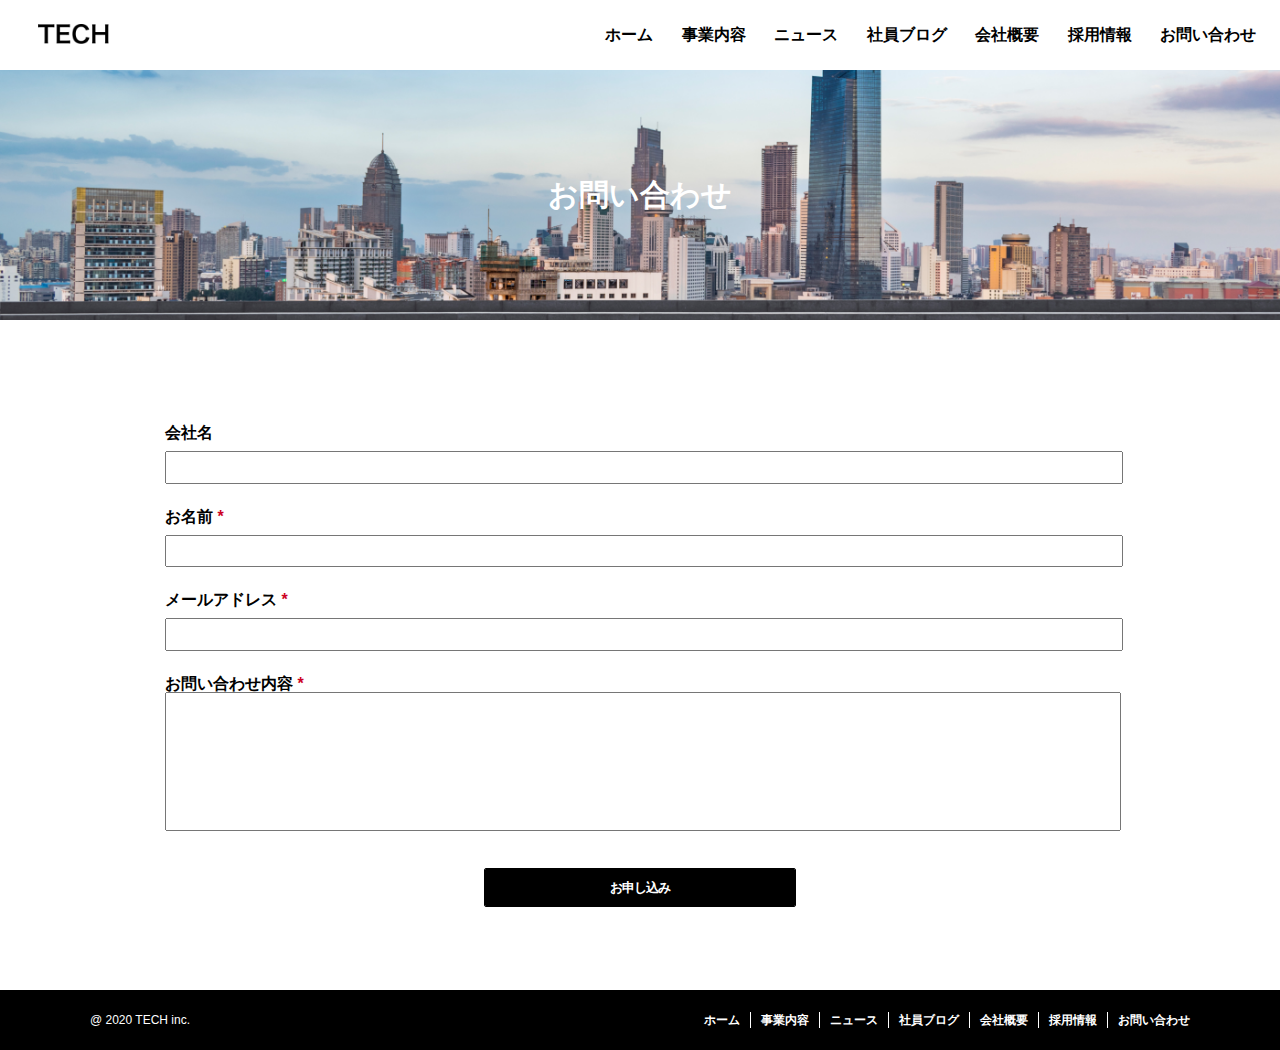
<file: 20210203_makino/contact.html>
<!DOCTYPE html>
<html lang="en">
<head>
  <meta charset="UTF-8">
  <meta name="viewport" content="width=device-width, initial-scale=1.0">
  <link rel="stylesheet" href="./css/contact.css">
  <link rel="stylesheet" href="./css/reset.css">

  <title>試作 株式会社TECH contact</title>
</head>
<body>
  <header>
    <div class="header flex">
      <h1><a href="index.html"><img src="./img/logo.png" alt=""></a></h1>
      <div class=header-link>
        <a href="index.html">ホーム</a>
        <a href="service.html">事業内容</a>
        <a href="news.html">ニュース</a>
        <a href="blog.html">社員ブログ</a>
        <a href="company.html">会社概要</a>
        <a href="recruit.html">採用情報</a>
        <a href="contact.html">お問い合わせ</a>
      </div>
    </div>
    <div id="hamburger">
      <span></span>
      <span></span>
      <span></span>
    </div>
  </header>

      <div class="mv">
        <p>お問い合わせ</p>
      </div>
      
  <main>
    <div id="contact">
      <div class="contact_text">
        <form method="post">
          <p>会社名</p>
          <input type="text" name="company" >
          <p>お名前 <span>*</span></p>
          <input type="text" name="name" required>
          <p>メールアドレス <span>*</span></p>
          <input type="text" name="email" required>
          <p>お問い合わせ内容 <span>*</span></p>
          <textarea name="contact" rowa="5" cols="33" required></textarea>
          <button class="button" action="post">お申し込み</button>
        </form>
      </div>
    </div>
  </main>
  <footer>
    <div class="header footer">
      <div class="footer_box flex">
      <p>@ 2020 TECH inc.</p>
      <div class="header-link footer-link flex">
        <a href="index.html">ホーム</a>
        <div class="line_left"></div>
        <a href="company.html">事業内容</a>
        <div class="line_left"></div>
        <a href="news.html">ニュース</a>
        <div class="line_left"></div>
        <a href="blog.html">社員ブログ</a>
        <div class="line_left"></div>
        <a href="company.html">会社概要</a>
        <div class="line_left"></div>
        <a href="recruit.html">採用情報</a>
        <div class="line_left"></div>
        <a href="contact.html">お問い合わせ</a>
      </div>
      </div>
    </div>
  </footer>
</body>
</html>
</file>
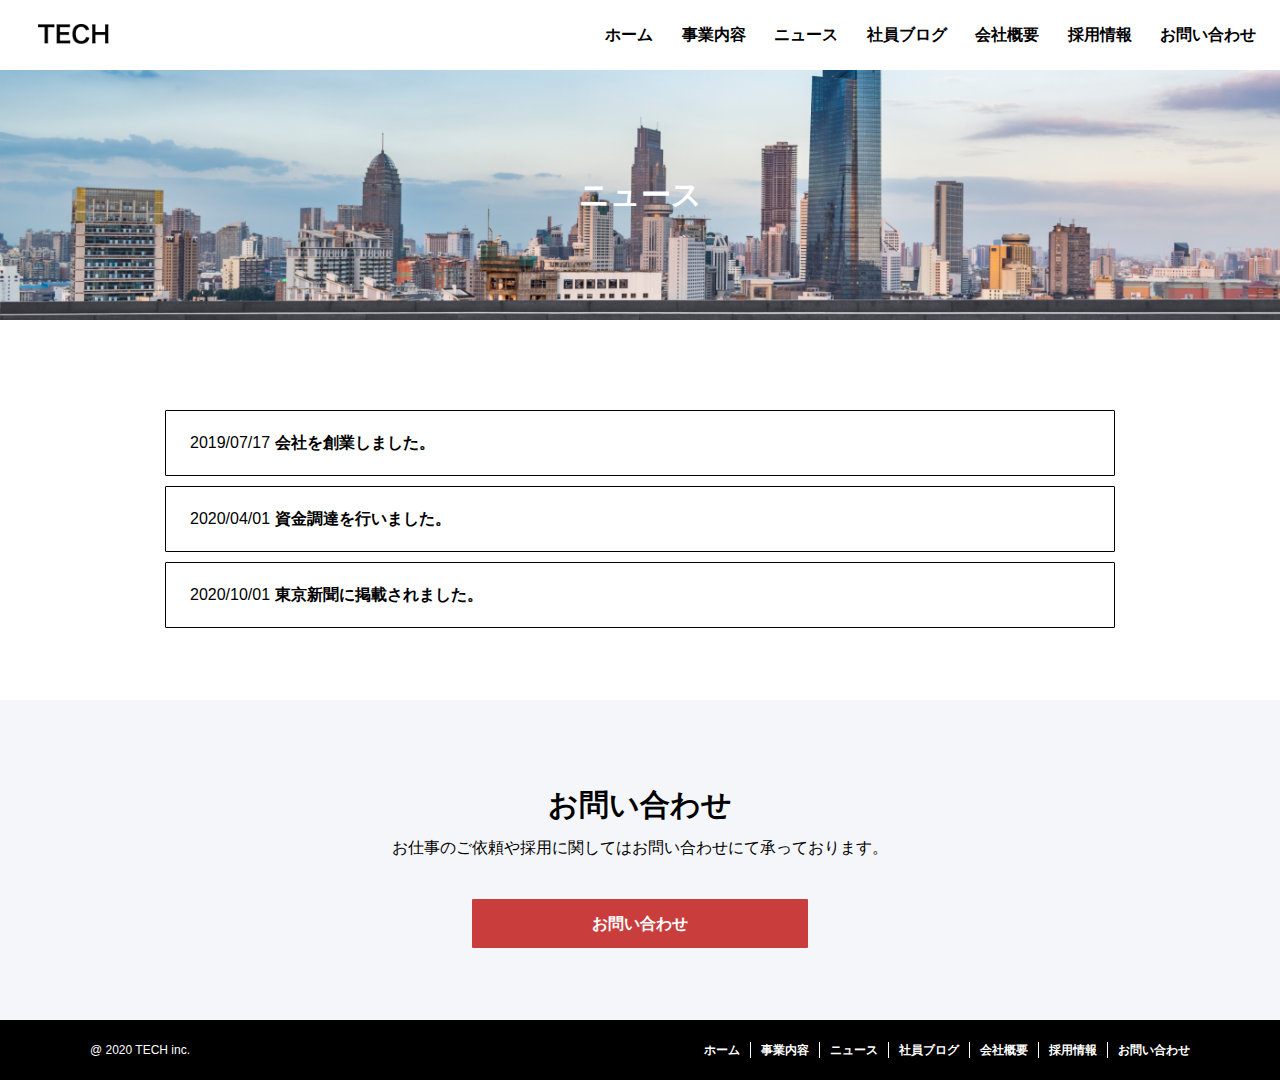
<file: 20210203_makino/news.html>
<!DOCTYPE html>
<html lang="en">
<head>
  <meta charset="UTF-8">
  <meta name="viewport" content="width=device-width, initial-scale=1.0">
  <link rel="stylesheet" href="./css/news.css">
  <link rel="stylesheet" href="./css/reset.css">

  <title>試作 株式会社TECH news</title>
</head>
<body>
  <header>
    <div class="header flex">
      <h1><a href="index.html"><img src="./img/logo.png" alt=""></a></h1>
      <div class=header-link>
        <a href="index.html">ホーム</a>
        <a href="service.html">事業内容</a>
        <a href="news.html">ニュース</a>
        <a href="blog.html">社員ブログ</a>
        <a href="company.html">会社概要</a>
        <a href="recruit.html">採用情報</a>
        <a href="contact.html">お問い合わせ</a>
      </div>
    </div>
    <div id="hamburger">
      <span></span>
      <span></span>
      <span></span>
    </div>
  </header>

  <div class="mv">
    <p>ニュース</p>
  </div>

  <main>
  <div id=news>
    <div class="news_box">
      <div class="news_content">
        <a href="" class="news_heading button"><span class="day">2019/07/17</span> 会社を創業しました。</a>
      </div>
      <div class="news_content">
        <a href="" class="news_heading button"><span class="day">2020/04/01</span> 資金調達を行いました。</a>
      </div>
      <div class="news_content">
        <a href="" class="news_heading button"><span class="day">2020/10/01</span> 東京新聞に掲載されました。</a>
      </div>
    </div>
  </div>

    <div id="contact">
      <div class="contact_text">
        <p>お問い合わせ</p>
        <p>お仕事のご依頼や採用に関してはお問い合わせにて承っております。</p>
        <a href="contact.html" class="button a_red">お問い合わせ</a>
      </div>
    </div>
  </main>
  <footer>
    <div class="header footer">
      <div class="footer_box flex">
      <p>@ 2020 TECH inc.</p>
      <div class="header-link footer-link flex">
        <a href="index.html">ホーム</a>
        <div class="line_left"></div>
        <a href="service.html">事業内容</a>
        <div class="line_left"></div>
        <a href="news.html">ニュース</a>
        <div class="line_left"></div>
        <a href="blog.html">社員ブログ</a>
        <div class="line_left"></div>
        <a href="company.html">会社概要</a>
        <div class="line_left"></div>
        <a href="recruit.html">採用情報</a>
        <div class="line_left"></div>
        <a href="contact.html">お問い合わせ</a>
      </div>
      </div>
    </div>
  </footer>
</body>
</html>
</file>
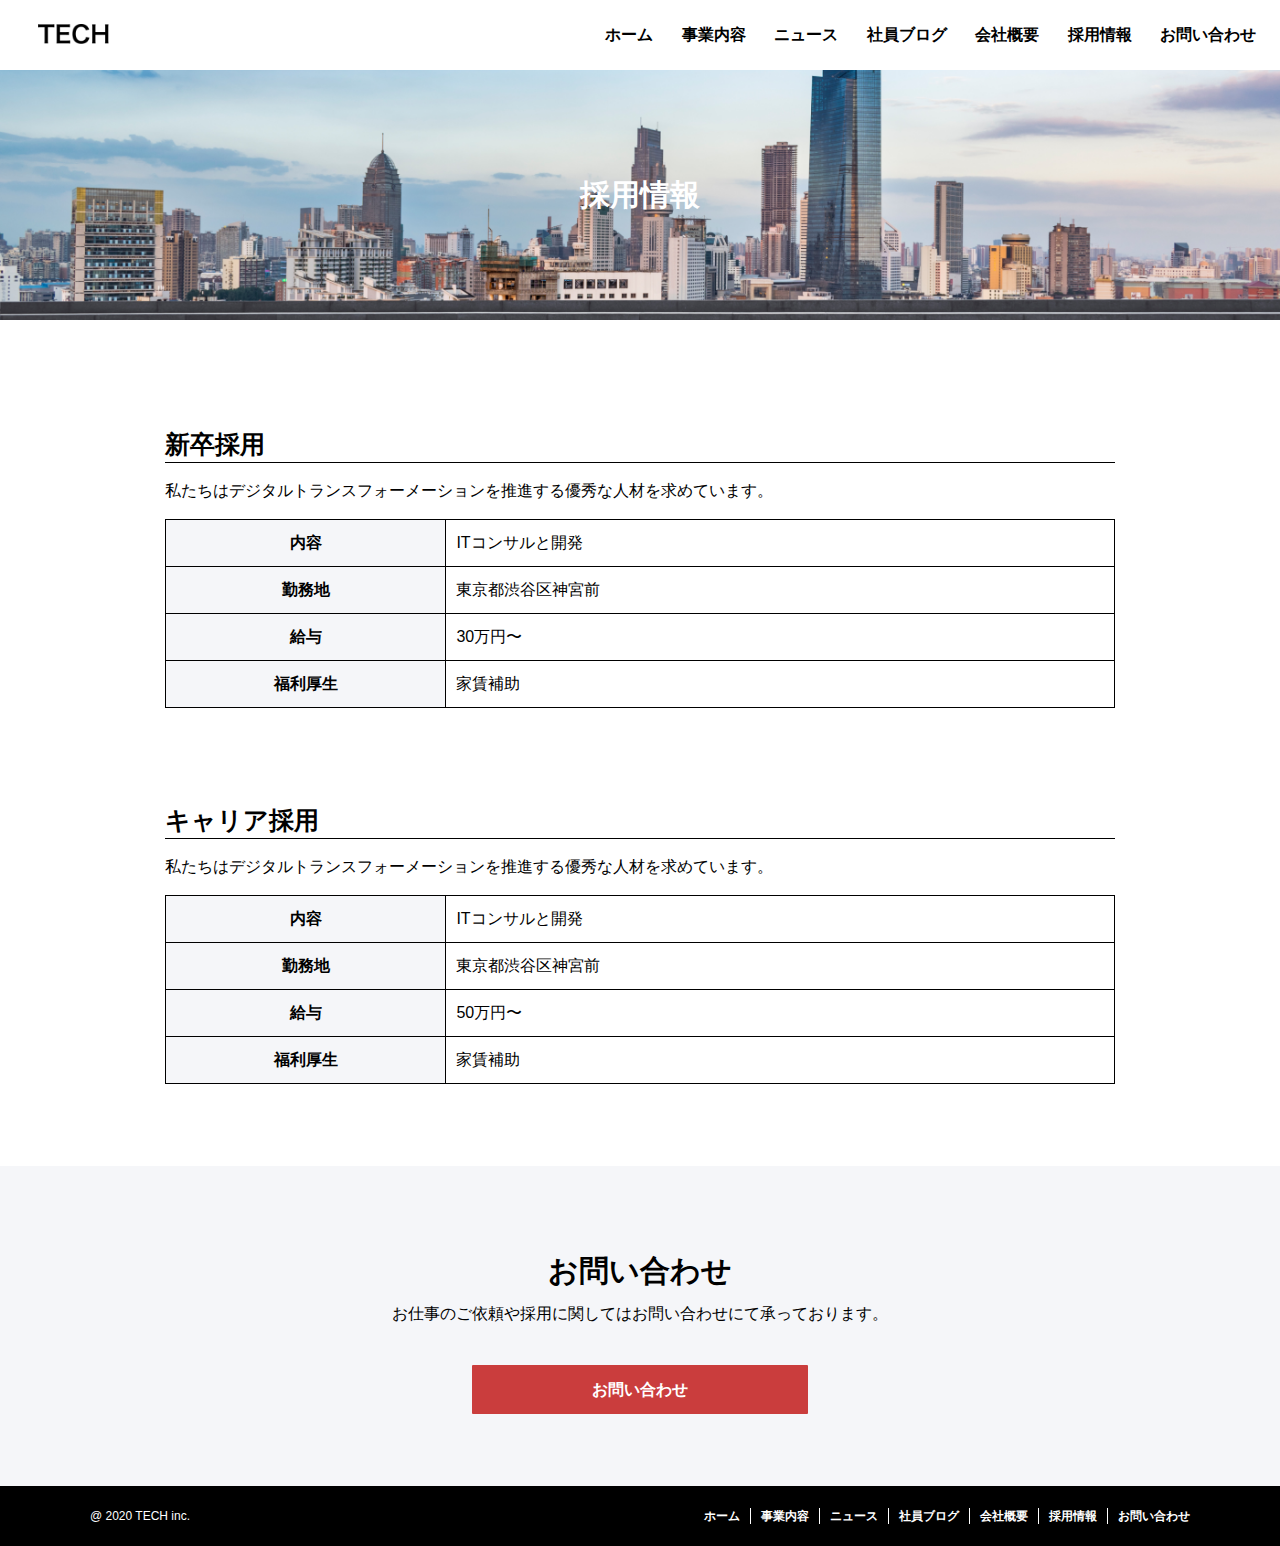
<file: 20210203_makino/recruit.html>
<!DOCTYPE html>
<html lang="en">
<head>
  <meta charset="UTF-8">
  <meta name="viewport" content="width=device-width, initial-scale=1.0">
  <link rel="stylesheet" href="./css/recruit.css">
  <link rel="stylesheet" href="./css/reset.css">

  <title>試作 株式会社TECH recruit</title>
</head>
<body>
  <header>
    <div class="header flex">
      <h1><a href="index.html"><img src="./img/logo.png" alt=""></a></h1>
      <div class=header-link>
        <a href="index.html">ホーム</a>
        <a href="service.html">事業内容</a>
        <a href="news.html">ニュース</a>
        <a href="blog.html">社員ブログ</a>
        <a href="company.html">会社概要</a>
        <a href="recruit.html">採用情報</a>
        <a href="contact.html">お問い合わせ</a>
      </div>
    </div>
    <div id="hamburger">
      <span></span>
      <span></span>
      <span></span>
    </div>
  </header>

  <div class="mv">
    <p>採用情報</p>
  </div>
    
  <main>
　　<div id="recruit">
  　　<div class="recruit_box">
        <h1>新卒採用</h1>
        <p>私たちはデジタルトランスフォーメーションを推進する優秀な人材を求めています。</p>
        <table>
          <tr>
            <td>内容</td>
            <td>ITコンサルと開発</td>
          </tr>
          <tr>
            <td>勤務地</td>
            <td>東京都渋谷区神宮前</td>
          </tr>
          <tr>
            <td>給与</td>
            <td>30万円〜</td>
          </tr>
          <tr>
            <td>福利厚生</td>
            <td>家賃補助</td>
          </tr>
        </table>
      </div>
      <div class="recruit_box">
        <h1>キャリア採用</h1>
        <p>私たちはデジタルトランスフォーメーションを推進する優秀な人材を求めています。</p>
        <table>
          <tr>
            <td>内容</td>
            <td>ITコンサルと開発</td>
          </tr>
          <tr>
            <td>勤務地</td>
            <td>東京都渋谷区神宮前</td>
          </tr>
          <tr>
            <td>給与</td>
            <td>50万円〜</td>
          </tr>
          <tr>
            <td>福利厚生</td>
            <td>家賃補助</td>
          </tr>
        </table>
      </div>
　　</div>
    <div id="contact">
      <div class="contact_text">
        <p>お問い合わせ</p>
        <p>お仕事のご依頼や採用に関してはお問い合わせにて承っております。</p>
        <a href="contact.html" class="button a_red">お問い合わせ</a>
      </div>
    </div>
  </main>
  <footer>
    <div class="header footer">
      <div class="footer_box flex">
      <p>@ 2020 TECH inc.</p>
      <div class="header-link footer-link flex">
        <a href="index.html">ホーム</a>
        <div class="line_left"></div>
        <a href="service.html">事業内容</a>
        <div class="line_left"></div>
        <a href="news.html">ニュース</a>
        <div class="line_left"></div>
        <a href="blog.html">社員ブログ</a>
        <div class="line_left"></div>
        <a href="company.html">会社概要</a>
        <div class="line_left"></div>
        <a href="recruit.html">採用情報</a>
        <div class="line_left"></div>
        <a href="contact.html">お問い合わせ</a>
      </div>
      </div>
    </div>
  </footer>
</body>
</html>
</file>
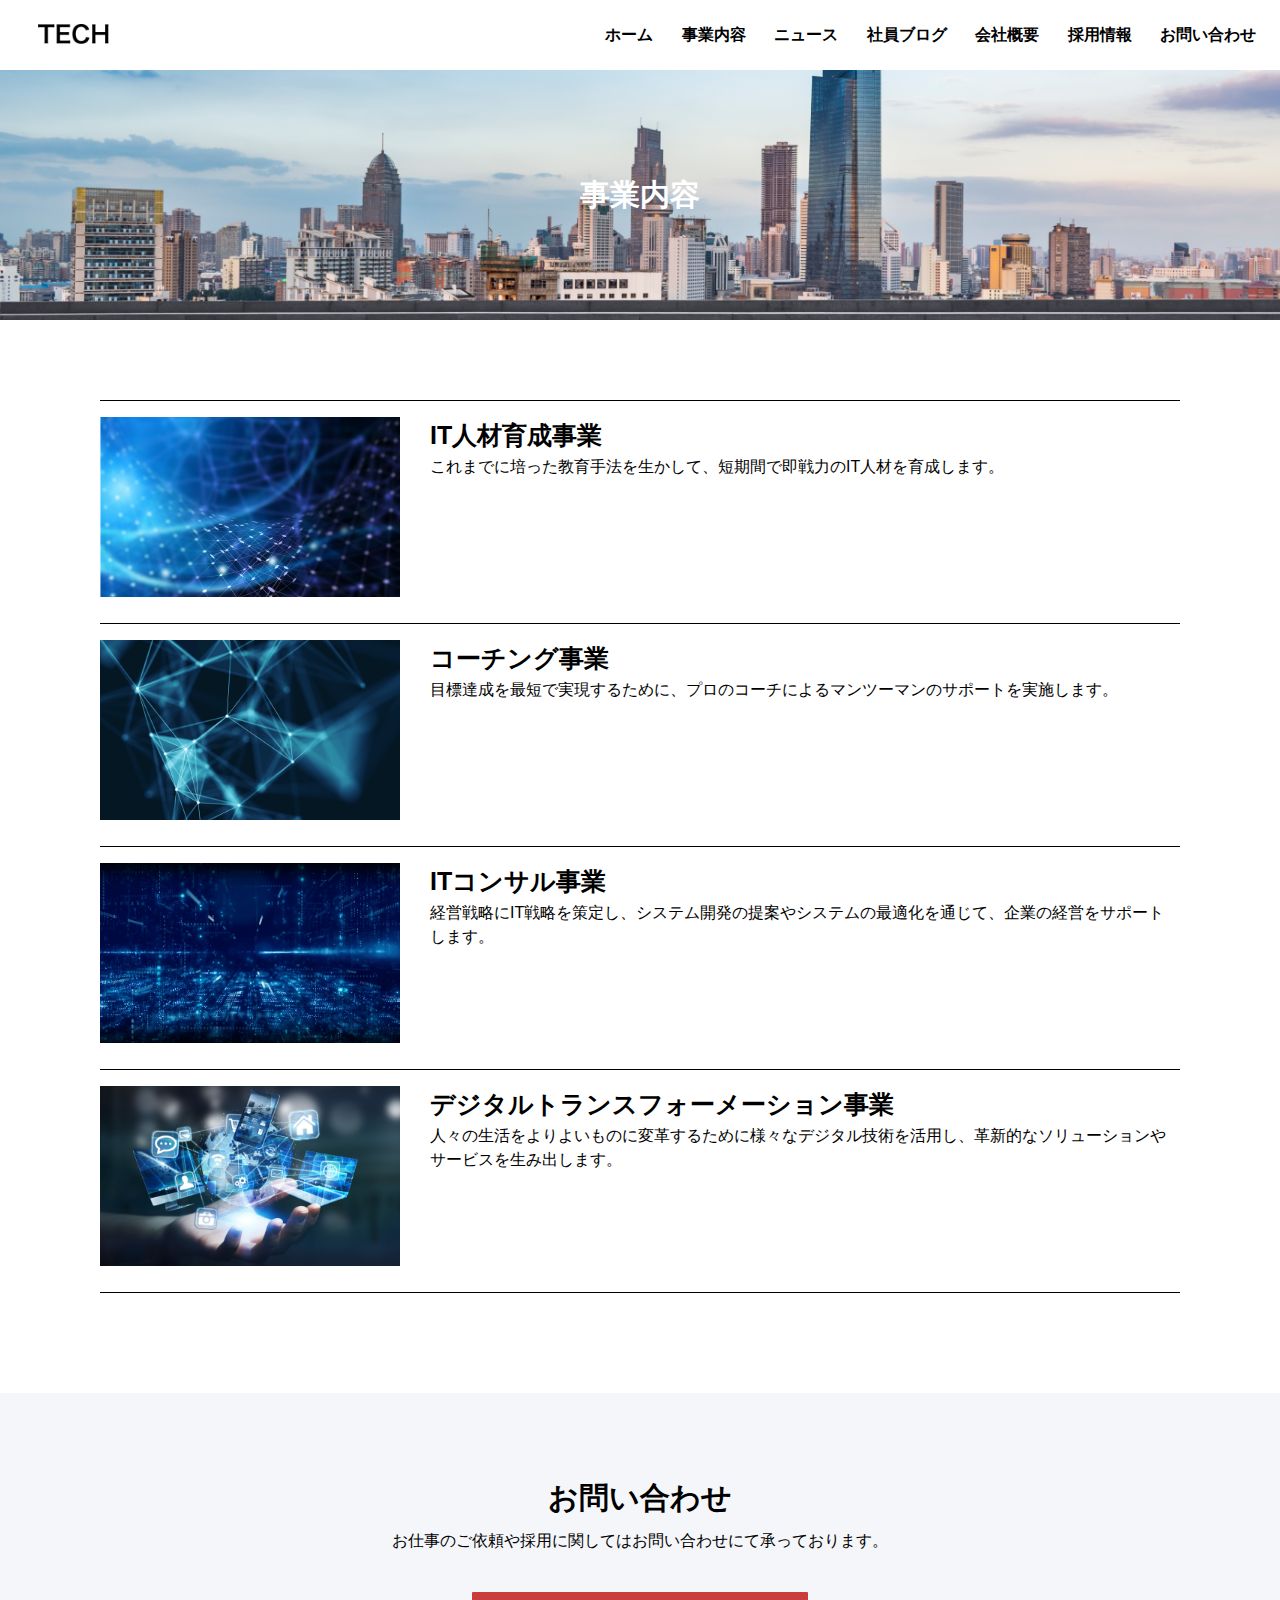
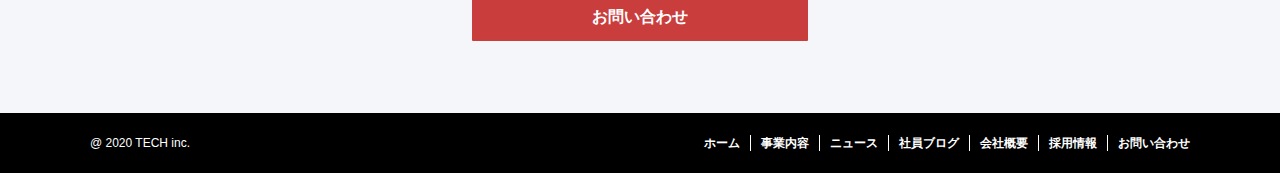
<file: 20210203_makino/service.html>
<!DOCTYPE html>
<html lang="en">
<head>
  <meta charset="UTF-8">
  <meta name="viewport" content="width=device-width, initial-scale=1.0">
  <link rel="stylesheet" href="./css/service.css">
  <link rel="stylesheet" href="./css/reset.css">

  <title>試作 株式会社TECH service</title>
</head>
<body>
  <header>
    <div class="header flex">
      <h1><a href="index.html"><img src="./img/logo.png" alt=""></a></h1>
      <div class=header-link>
        <a href="index.html">ホーム</a>
        <a href="service.html">事業内容</a>
        <a href="news.html">ニュース</a>
        <a href="blog.html">社員ブログ</a>
        <a href="company.html">会社概要</a>
        <a href="recruit.html">採用情報</a>
        <a href="contact.html">お問い合わせ</a>
      </div>
    </div>
    <div id="hamburger">
      <span></span>
      <span></span>
      <span></span>
    </div>
  </header>

  
  <div class="mv">
    <p>事業内容</p>
  </div>

  
  <main>
    <div id="service">
      <div class="service_box">
        <div class="service_top">
          <div class=line></div>
          <div class="service_left flex">
            <img src="./img/service1.png" alt="" />
            <span class="service_text">
              <p>IT人材育成事業</p>
              <p>これまでに培った教育手法を生かして、短期間で即戦力のIT人材を育成します。</p>
            </span>
          </div>
          <div class=line></div>
          <div class="service_right flex">
            <img src="./img/service2.png" alt="" />
            <span class="service_text">
              <p>コーチング事業</p>
              <p>目標達成を最短で実現するために、プロのコーチによるマンツーマンのサポートを実施します。</p>
            </span>
          </div>
        </div>
        <div class="service_bottom">
          <div class=line></div>
          <div class="service_left flex">
            <img src="./img/service3.png" alt="" />
            <span class="service_text">
              <p>ITコンサル事業</p>
              <p>経営戦略にIT戦略を策定し、システム開発の提案やシステムの最適化を通じて、企業の経営をサポートします。</p>
            </span>
          </div>
          <div class=line></div>
          <div class="service_right flex">
            <img src="./img/service4.png" alt="" />
            <span class="service_text">
              <p>デジタルトランスフォーメーション事業</p>
              <p>人々の生活をよりよいものに変革するために様々なデジタル技術を活用し、革新的なソリューションやサービスを生み出します。</p>
            </span>
          </div>
          <div class=line></div>
        </div>
      </div>
    </div>

    <div id="contact">
      <div class="contact_text">
        <p>お問い合わせ</p>
        <p>お仕事のご依頼や採用に関してはお問い合わせにて承っております。</p>
        <a href="contact.html" class="button a_red">お問い合わせ</a>
      </div>
    </div>
  </main>
  <footer>
    <div class="header footer">
      <div class="footer_box flex">
      <p>@ 2020 TECH inc.</p>
      <div class="header-link footer-link flex">
        <a href="index.html">ホーム</a>
        <div class="line_left"></div>
        <a href="service.html">事業内容</a>
        <div class="line_left"></div>
        <a href="news.html">ニュース</a>
        <div class="line_left"></div>
        <a href="blog.html">社員ブログ</a>
        <div class="line_left"></div>
        <a href="company.html">会社概要</a>
        <div class="line_left"></div>
        <a href="recruit.html">採用情報</a>
        <div class="line_left"></div>
        <a href="contact.html">お問い合わせ</a>
      </div>
      </div>
    </div>
  </footer>
</body>
</html>
</file>
<file: 20210203_makino/css/index.css>
/* -------------------*/
/*        共通項目     */
/* -------------------*/
body {
    font-family: "Hiragino Kaku Gothic Pro", "ヒラギノ角ゴ Pro", "Yu Gothic Medium", "游ゴシック Medium", sans-serif;
}

div, p, a, h1 {
    color: #000;
}


a {
    text-decoration: none;
}

a:hover {
    transition: 0.5s;
    opacity: 0.5;
}

.a_red:hover {
    background-color: rgb(219, 7, 46);
}

.flex {
    display: flex;
    justify-content: center;
    align-items: center;
}

.button {
    background-color: rgb(202, 61, 61);
    border: none;
    cursor: pointer;
    outline: none;
    padding: 1em;
    width:250px;
    appearance: none;
    color: #ffffff;
    font-weight: bold;
    border-radius: 1px;
    text-align: center;
}

/* -------------------*/
/*       header       */
/* -------------------*/
header {
    height: 70px;
}

.header {
    height: 70px;
    width: 100%;
    background-color: #ffffff;
    display: flex;
    justify-content:space-between;
    position: fixed;
    z-index: 999;
}

.header h1 {
    margin: 3%;
}
.header img {
    height: 20px;
    width: auto;
}

.header-link a{
    padding-right: 1.5em;
    font-weight: bold;
}


/* -------------------*/
/*       main mv      */
/* -------------------*/
.mv {
    display: flex;
    background: url(../img/mv.png) center /cover;
    height: 80vh;
    background-repeat: no-repeat;
    justify-content: center;
    align-items: center;
}

.mv_context {
    width: 1080px;
    margin: 0 auto;
}

.mv_context p{
    color:#ffffff;
    text-align: center;
}

.mv_context p:nth-of-type(1) {
    font-size: 50px;
    margin-bottom: 0.5em;
    font-weight: bold;
}

.mv_context p:nth-of-type(2) {
    font-size: 17px;
    font-weight: bold;
    letter-spacing: 0.1px;
}

/* -------------------*/
/*       thought      */
/* -------------------*/
.thought {
    height: 300px;
    background-color: black;
    margin-bottom: 100px;
}

.thought_context{
    height: 300px;
    width: 1080px;
    margin: 0 auto;
    padding-top: 80px;
}


.thought_context p{
    color: #ffffff;
    line-height: 1.5em
}

.thought_context p:nth-of-type(1) {
    font-size: 30px;
    margin-bottom: 0.5em;
    font-weight: bold;
}

/* -------------------*/
/*       service      */
/* -------------------*/
.service_box {
    width: 1080px;
    margin: 0 auto;
}

.servcie_top {
    justify-content: space-between;
}
.service_box .title {
    text-align: center;
    font-size: 30px;
    margin-bottom: 0.5em;
    font-weight: bold;
}

.service_left img, 
.service_right img {
    height: 300px;
    width: 530px;
    padding-bottom: 10px;
}

.service_left p, 
.service_right p {
    width: 530px;
    line-height: 1.5em;
}

.service_left p:nth-of-type(1), 
.service_right p:nth-of-type(1) {
    font-weight: bold;
    font-size: 17px;
}

#service {
    position: relative;
    margin-bottom: 160px;
}

#service .service_button {
    position: absolute;
    top: 108%;
    left: 50%;
    transform: translateY(-50%) translateX(-50%);
    -webkit-transform: translateY(-50%) translateX(-50%);
    text-align: center;
}

.service_left img {
    padding-right: 20px;
}

/* -------------------*/
/*         news       */
/* -------------------*/
#news {
    height: 450px;
    background-color: black;
}

.news_box {
    width: 1080px;
    margin: 0 auto;
}

.news_title {
    justify-content: space-between;
    padding: 100px 0 10px 0;
    /* vertical-align: bottom; */
}

.news_title p {
    font-size: 25px;
    color: #fff;
    font-weight: bold;
    letter-spacing: 5px;
}

.news_title .button {
    padding: 10px 0;
    width: 180px;
    letter-spacing: 2px;
    font-size: 14px;
}

.news_content {
    padding-top: 10px;
}

.news_heading {
    display: block;
    width: 100%;
    padding: 20px 0;
    background-color: #fff;
    text-align: left;
    padding-left: 20px;
    color: #000000;
    box-sizing: border-box;
}

.news_heading .day {
    font-weight: normal;
}

/* -------------------*/
/*         blog       */
/* -------------------*/
.blog_box {
    position: relative;
}

.blog_box {
    width: 1080px;
    margin: 80px auto;
}

.blog_content {
    justify-content: space-between;
}

.blog_box .title {
    font-size: 30px;
    font-weight: bold;
    margin-bottom: 20px;
    text-align: center;
}

.blog_box img {
    height: 210px;
    width: 350px;
    margin-bottom: 10px;
}

.blog_session p:nth-of-type(1) {
    font-size: 12px;
    margin-bottom: 10px;
}

.blog_session p:nth-of-type(2) {
    font-size: 17px;
    font-weight: bold;
    letter-spacing: 1px;
}

#blog .button{
    position: absolute;
    top:125%;
    left: 50%;
    transform: translateY(-50%) translateX(-50%);
    -webkit-transform: translateY(-50%) translateX(-50%);
}

#blog {
    margin-bottom: 150px;
}

/* -------------------*/
/*        guide       */
/* -------------------*/
#guide {
    margin-bottom: 50px; 
}

.guide_box {
    height: 300px;
    width: auto;
}

.guide_left,
.guide_right {
    width: 50%;
    padding: 110px 0;
    font-size: 20px;
    text-align: center;
}

.guide_right {
    background-color: #000;
}

/* -------------------*/
/*       contact      */
/* -------------------*/
#contact {
    height: 320px;
    background-color: rgb(245, 246, 249);
}

.contact_text {
    text-align: center;
    padding-top: 90px;
}

.contact_text p:nth-of-type(1) {
    font-size: 30px;
    margin-bottom: 20px;
    font-weight: bolder;
}

.contact_text p:nth-of-type(2) {
    padding-bottom: 60px;
}

.contact_text .button {
    padding: 1em 120px;
}

/* -------------------*/
/*        footer      */
/* -------------------*/
.footer {
    height: 60px;
    position: unset;
    background-color: #000000;
}

.footer_box {
    width: 1100px;
    justify-content: space-between;
    margin: 0 auto;
}

.footer p,
.footer-link a {
    color:#ffffff;
    font-size: 12px;
}

.line_left {
  margin: 0 10px;
  width: 1px;
  background-color: #fff;
  height: 16px;
}

.footer-link a{
    padding-right: 0;
    font-weight: bold;
}



/* -------------------*/
/*     Responsive     */
/* -------------------*/


@media screen and (max-width: 768px) {

/* -------------------*/
/*        header      */
/* -------------------*/
    #hamburger {
        width: 40px;
        height: 40px;
        position: absolute;
        cursor: pointer;
        z-index: 999;
        top: 15px;
        right: 20px;
        transition: 0.4s;
        position: fixed;
    }

    #hamburger span {
        position: absolute;
        left: 2px;
        display: block;
        width: 35px;
        height: 4px;
        background-color: rgb(0, 0, 0);
        transition: 0.8s;
    }

    #hamburger span:nth-of-type(1) {
        top: 5px;
    }
    #hamburger span:nth-of-type(2) {
        top: 20px;
    }
    #hamburger span:nth-of-type(3) {
        top: 35px;
    }

    .header-link {
        display: none;
    }

    .header {
        z-index: 999;
    }

    /* -------------------*/
    /*        mv_box      */
    /* -------------------*/
    .mv {
        background-size: cover;
    }

    .mv_context {
        width: auto;
    }

    .mv_context p:nth-of-type(1) {
        line-height: 1.5em;
        margin: 0 20px;
    }

    /*-------------------*/
    /*      thought      */
    /*-------------------*/
    .thought {
        height: auto;
    }

    .thought_context {
        width: auto;
        margin: 0 20px;
    }

    /*-------------------*/
    /*      service      */
    /*-------------------*/
    .service_box {
        width: auto;
        margin: 0 auto;
    }

    .service_top.flex,
    .service_bottom.flex {
        display: block;
        padding: 0 5%;
    }

    .service_left img,
    .service_right img{
        padding-right: 0;
        max-width: 100%;
        height: auto;
        width /***/:auto;
    }

    .service_left p,
    .service_right p{
        width: auto;
    }

    .service_left p,
    .service_right p {
        padding-bottom: 10px;
    }

    #service .service_button {
        top: 103%;
    }

    /*-------------------*/
    /*        news       */
    /*-------------------*/
    .news_box {
        margin: 0 5%;
        width: auto;
    }

    .news_heading {
        padding: 1em;
    }

    /*-------------------*/
    /*        blog       */
    /*-------------------*/
    #blog .flex {
        display: block;
    }

    .blog_box {
        width: auto;
        margin: 80px 5%;
    }

    .blog_box img {
        max-width: 100%;
        height: auto;
        width /***/:auto;
    }

    #blog .button {
        top: 105%
    }

    /* -------------------*/
    /*       contact      */
    /* -------------------*/
    .contact_text p:nth-of-type(2) {
        padding: 0 35px 60px 35px;
    }

    /*-------------------*/
    /*      footer       */
    /*-------------------*/
    .footer {
        height: auto;
    }

    .footer_box {
        /* width: auto; */
        margin: 5% 20%;
    }

    .footer_box .flex {
        display: block;
    }

    .line_left {
        background-color: #000;
    }
}
</file>
<file: 20210204_makino/css/index.css>
/* -------------------*/
/*        共通項目     */
/* -------------------*/
body {
    font-family: "Hiragino Kaku Gothic Pro", "ヒラギノ角ゴ Pro", "Yu Gothic Medium", "游ゴシック Medium", sans-serif;
}

div, p, a, h1 {
    color: #000;
}


a {
    text-decoration: none;
}

a:hover {
    transition: 0.5s;
    opacity: 0.5;
}

.a_red:hover {
    background-color: rgb(219, 7, 46);
}

.flex {
    display: flex;
    justify-content: center;
    align-items: center;
}

.button {
    background-color: rgb(202, 61, 61);
    border: none;
    cursor: pointer;
    outline: none;
    padding: 1em;
    width:250px;
    appearance: none;
    color: #ffffff;
    font-weight: bold;
    border-radius: 1px;
    text-align: center;
}

/* -------------------*/
/*       header       */
/* -------------------*/
header {
    height: 70px;
}

.header {
    height: 70px;
    width: 100%;
    background-color: #ffffff;
    display: flex;
    justify-content:space-between;
    position: fixed;
    z-index: 999;
}

.header h1 {
    margin: 3%;
}
.header img {
    height: 20px;
    width: auto;
}

.header-link a{
    padding-right: 1.5em;
    font-weight: bold;
}


/* -------------------*/
/*       main mv      */
/* -------------------*/
.mv {
    display: flex;
    background: url(../img/mv.png) center /cover;
    height: 80vh;
    background-repeat: no-repeat;
    justify-content: center;
    align-items: center;
}

.mv_context {
    width: 1080px;
    margin: 0 auto;
}

.mv_context p{
    color:#ffffff;
    text-align: center;
}

.mv_context p:nth-of-type(1) {
    font-size: 50px;
    margin-bottom: 0.5em;
    font-weight: bold;
}

.mv_context p:nth-of-type(2) {
    font-size: 17px;
    font-weight: bold;
    letter-spacing: 0.1px;
}

/* -------------------*/
/*       thought      */
/* -------------------*/
.thought {
    height: 300px;
    background-color: black;
    margin-bottom: 100px;
}

.thought_context{
    height: 300px;
    width: 1080px;
    margin: 0 auto;
    padding-top: 80px;
}


.thought_context p{
    color: #ffffff;
    line-height: 1.5em
}

.thought_context p:nth-of-type(1) {
    font-size: 30px;
    margin-bottom: 0.5em;
    font-weight: bold;
}

/* -------------------*/
/*       service      */
/* -------------------*/
.service_box {
    width: 1080px;
    margin: 0 auto;
}

.servcie_top {
    justify-content: space-between;
}
.service_box .title {
    text-align: center;
    font-size: 30px;
    margin-bottom: 0.5em;
    font-weight: bold;
}

.service_left img, 
.service_right img {
    height: 300px;
    width: 530px;
    padding-bottom: 10px;
}

.service_left p, 
.service_right p {
    width: 530px;
    line-height: 1.5em;
}

.service_left p:nth-of-type(1), 
.service_right p:nth-of-type(1) {
    font-weight: bold;
    font-size: 17px;
}

#service {
    position: relative;
    margin-bottom: 160px;
}

#service .service_button {
    position: absolute;
    top: 108%;
    left: 50%;
    transform: translateY(-50%) translateX(-50%);
    -webkit-transform: translateY(-50%) translateX(-50%);
    text-align: center;
}

.service_left img {
    padding-right: 20px;
}

/* -------------------*/
/*         news       */
/* -------------------*/
#news {
    height: 450px;
    background-color: black;
}

.news_box {
    width: 1080px;
    margin: 0 auto;
}

.news_title {
    justify-content: space-between;
    padding: 100px 0 10px 0;
    /* vertical-align: bottom; */
}

.news_title p {
    font-size: 25px;
    color: #fff;
    font-weight: bold;
    letter-spacing: 5px;
}

.news_title .button {
    padding: 10px 0;
    width: 180px;
    letter-spacing: 2px;
    font-size: 14px;
}

.news_content {
    padding-top: 10px;
}

.news_heading {
    display: block;
    width: 100%;
    padding: 20px 0;
    background-color: #fff;
    text-align: left;
    padding-left: 20px;
    color: #000000;
    box-sizing: border-box;
}

.news_heading .day {
    font-weight: normal;
}

/* -------------------*/
/*         blog       */
/* -------------------*/
.blog_box {
    position: relative;
}

.blog_box {
    width: 1080px;
    margin: 80px auto;
}

.blog_content {
    justify-content: space-between;
}

.blog_box .title {
    font-size: 30px;
    font-weight: bold;
    margin-bottom: 20px;
    text-align: center;
}

.blog_box img {
    height: 210px;
    width: 350px;
    margin-bottom: 10px;
}

.blog_session p:nth-of-type(1) {
    font-size: 12px;
    margin-bottom: 10px;
}

.blog_session p:nth-of-type(2) {
    font-size: 17px;
    font-weight: bold;
    letter-spacing: 1px;
}

#blog .button{
    position: absolute;
    top:125%;
    left: 50%;
    transform: translateY(-50%) translateX(-50%);
    -webkit-transform: translateY(-50%) translateX(-50%);
}

#blog {
    margin-bottom: 150px;
}

/* -------------------*/
/*        guide       */
/* -------------------*/
#guide {
    margin-bottom: 50px; 
}

.guide_box {
    height: 300px;
    width: auto;
}

.guide_left,
.guide_right {
    width: 50%;
    padding: 110px 0;
    font-size: 20px;
    text-align: center;
}

.guide_right {
    background-color: #000;
}

/* -------------------*/
/*       contact      */
/* -------------------*/
#contact {
    height: 320px;
    background-color: rgb(245, 246, 249);
}

.contact_text {
    text-align: center;
    padding-top: 90px;
}

.contact_text p:nth-of-type(1) {
    font-size: 30px;
    margin-bottom: 20px;
    font-weight: bolder;
}

.contact_text p:nth-of-type(2) {
    padding-bottom: 60px;
}

.contact_text .button {
    padding: 1em 120px;
}

/* -------------------*/
/*        footer      */
/* -------------------*/
.footer {
    height: 60px;
    position: unset;
    background-color: #000000;
}

.footer_box {
    width: 1100px;
    justify-content: space-between;
    margin: 0 auto;
}

.footer p,
.footer-link a {
    color:#ffffff;
    font-size: 12px;
}

.line_left {
  margin: 0 10px;
  width: 1px;
  background-color: #fff;
  height: 16px;
}

.footer-link a{
    padding-right: 0;
    font-weight: bold;
}



/* -------------------*/
/*  Responsive 768    */
/* -------------------*/


@media screen and (max-width: 768px) {

/* -------------------*/
/*        header      */
/* -------------------*/
    #hamburger {
        width: 40px;
        height: 40px;
        position: absolute;
        cursor: pointer;
        z-index: 999;
        top: 15px;
        right: 20px;
        transition: 0.4s;
        position: fixed;
    }

    #hamburger span {
        position: absolute;
        left: 2px;
        display: block;
        width: 35px;
        height: 4px;
        background-color: rgb(0, 0, 0);
        transition: 0.8s;
    }

    #hamburger span:nth-of-type(1) {
        top: 5px;
    }
    #hamburger span:nth-of-type(2) {
        top: 20px;
    }
    #hamburger span:nth-of-type(3) {
        top: 35px;
    }

    .header-link {
        display: none;
    }

    .header {
        z-index: 999;
    }

    /* -------------------*/
    /*        mv_box      */
    /* -------------------*/
    .mv {
        background-size: cover;
    }

    .mv_context {
        width: auto;
    }

    .mv_context p:nth-of-type(1) {
        line-height: 1.5em;
        margin: 0 20px;
    }

    /*-------------------*/
    /*      thought      */
    /*-------------------*/
    .thought {
        height: auto;
    }

    .thought_context {
        width: auto;
        margin: 0 20px;
    }

    /*-------------------*/
    /*      service      */
    /*-------------------*/
    .service_box {
        width: auto;
        margin: 0 auto;
    }

    .service_top.flex,
    .service_bottom.flex {
        display: block;
        padding: 0 5%;
    }

    .service_left img,
    .service_right img{
        padding-right: 0;
        max-width: 100%;
        height: auto;
        width /***/:auto;
    }

    .service_left p,
    .service_right p{
        width: auto;
    }

    .service_left p,
    .service_right p {
        padding-bottom: 10px;
    }

    #service .service_button {
        top: 103%;
    }

    /*-------------------*/
    /*        news       */
    /*-------------------*/
    .news_box {
        margin: 0 5%;
        width: auto;
    }

    .news_heading {
        padding: 1em;
    }

    /*-------------------*/
    /*        blog       */
    /*-------------------*/
    #blog .flex {
        display: block;
    }

    .blog_box {
        width: auto;
        margin: 80px 5%;
    }

    .blog_box img {
        max-width: 100%;
        height: auto;
        width /***/:auto;
    }

    #blog .button {
        top: 105%
    }

    /* -------------------*/
    /*       contact      */
    /* -------------------*/
    .contact_text p:nth-of-type(2) {
        padding: 0 35px 60px 35px;
    }

    /*-------------------*/
    /*      footer       */
    /*-------------------*/
    .footer {
        height: auto;
    }

    .footer_box {
        width: 100%;
        margin: 5% auto;
    }

    .footer .flex{
        justify-content:center;
    }

    .footer_box .flex{
        display: block;
    }

    .footer_box p:nth-of-type(1) {
        margin: 10px;
    }

    .footer-link {
        padding-left: 50px;
    }

    .footer-link a {
        display: block;
        margin-bottom: 1.6em;
    }

    .line_left {
        display: none;
    }
}

/* -------------------*/
/*  Responsive 481    */
/* -------------------*/

@media screen and (max-width: 500px) {
    /*-------------------*/
    /*      thought      */
    /*-------------------*/
    .thought_context {
        padding: 70px 0;
    }

    /*-------------------*/
    /*      footer       */
    /*-------------------*/
    .footer .flex {
        display: block;
        text-align: center;
    }

    .footer_box p:nth-of-type(1) {
        margin-bottom: 1.6em;
    }

    .footer-link {
        padding-left: 0;
    }
}
</file>
<file: 20210203_makino/css/blog.css>
/* -------------------*/
/*        共通項目     */
/* -------------------*/
body {
    font-family: "Hiragino Kaku Gothic Pro", "ヒラギノ角ゴ Pro", "Yu Gothic Medium", "游ゴシック Medium", sans-serif;
}

div, p, a, h1 {
    color: #000;
}


a {
    text-decoration: none;
}

a:hover {
    transition: 0.5s;
    opacity: 0.5;
}

.a_red:hover {
    background-color: rgb(219, 7, 46);
}

.flex {
    display: flex;
    justify-content: center;
    align-items: center;
}

.button {
    background-color: rgb(202, 61, 61);
    border: none;
    cursor: pointer;
    outline: none;
    padding: 1em;
    width:250px;
    appearance: none;
    color: #ffffff;
    font-weight: bold;
    border-radius: 1px;
    text-align: center;
}

/* -------------------*/
/*       header       */
/* -------------------*/
.header {
    height: 70px;
}

.header {
    height: 70px;
    width: 100%;
    background-color: #ffffff;
    display: flex;
    justify-content:space-between;
    position: fixed;
    z-index: 999;
}

.header h1 {
    margin: 3%;
}
.header img {
    height: 20px;
    width: auto;
}

.header-link a{
    padding-right: 1.5em;
    font-weight: bold;
}


/* -------------------*/
/*       main mv      */
/* -------------------*/
.mv {
    display: flex;
    background: url(../img/mv.png) center / cover;
    height: 250px;
    width: 100%;
    background-repeat: no-repeat;
    justify-content: center;
    align-items: center;
    box-sizing: content-box;
    margin-bottom: 80px;
}

.mv p {
    font-size: 30px;
    font-weight: bold;
    color: #fff;
}

/* -------------------*/
/*         blog       */
/* -------------------*/
.blog_box {
    position: relative;
}

.blog_box {
    width: 1080px;
    margin: 35px auto;
}

.blog_content {
    justify-content: space-between;
    flex-wrap: wrap;
}

.blog_box .title {
    font-size: 30px;
    font-weight: bold;
    margin-bottom: 20px;
    text-align: center;
}

.blog_box img {
    height: 210px;
    width: 350px;
    margin-bottom: 10px;
}

.blog_session p:nth-of-type(1) {
    font-size: 12px;
    margin-bottom: 10px;
}

.blog_session p:nth-of-type(2) {
    font-size: 17px;
    font-weight: bold;
    letter-spacing: 1px;
}

#blog {
    margin-bottom: 70px;
}

.blog_content .blog_session:nth-of-type(1),
.blog_content .blog_session:nth-of-type(2),
.blog_content .blog_session:nth-of-type(3) {
    padding-bottom: 30px;
}


/* -------------------*/
/*       contact      */
/* -------------------*/
#contact {
    height: 320px;
    background-color: rgb(245, 246, 249);
}

.contact_text {
    text-align: center;
    padding-top: 90px;
}

.contact_text p:nth-of-type(1) {
    font-size: 30px;
    margin-bottom: 20px;
    font-weight: bolder;
}

.contact_text p:nth-of-type(2) {
    padding-bottom: 60px;
}

.contact_text .button {
    padding: 1em 120px;
}
/* -------------------*/
/*        footer      */
/* -------------------*/
.footer {
    height: 60px;
    position: unset;
    background-color: #000000;
}

.footer_box {
    width: 1100px;
    justify-content: space-between;
    margin: 0 auto;
}

.footer p,
.footer-link a {
    color:#ffffff;
    font-size: 12px;
}

.line_left {
  margin: 0 10px;
  width: 1px;
  background-color: #fff;
  height: 16px;
}

.footer-link a{
    padding-right: 0;
    font-weight: bold;
}


/* -------------------*/
/*     Responsive     */
/* -------------------*/


@media screen and (max-width: 768px) {

/* -------------------*/
/*        header      */
/* -------------------*/
    #hamburger {
        width: 40px;
        height: 40px;
        position: absolute;
        cursor: pointer;
        z-index: 999;
        top: 15px;
        right: 20px;
        transition: 0.4s;
        position: fixed;
    }

    #hamburger span {
        position: absolute;
        left: 2px;
        display: block;
        width: 35px;
        height: 4px;
        background-color: rgb(0, 0, 0);
        transition: 0.8s;
    }

    #hamburger span:nth-of-type(1) {
        top: 5px;
    }
    #hamburger span:nth-of-type(2) {
        top: 20px;
    }
    #hamburger span:nth-of-type(3) {
        top: 35px;
    }

    .header-link {
        display: none;
    }

    .header {
        z-index: 999;
    }

    /* -------------------*/
    /*        mv_box      */
    /* -------------------*/
    .mv {
        background-size: cover;
    }

    .mv_context {
        width: auto;
    }

    .mv_context p:nth-of-type(1) {
        line-height: 1.5em;
        margin: 0 20px;
    }





    /*-------------------*/
    /*        blog       */
    /*-------------------*/
    #blog .flex {
        display: block;
    }

    .blog_box {
        width: auto;
        margin: 80px 5%;
    }

    .blog_box img {
        max-width: 100%;
        height: auto;
        width /***/:auto;
    }

    #blog .button {
        top: 105%
    }

    /* -------------------*/
    /*       contact      */
    /* -------------------*/
    .contact_text p:nth-of-type(2) {
        padding: 0 35px 60px 35px;
    }

    /*-------------------*/
    /*      footer       */
    /*-------------------*/
    .footer {
        height: auto;
    }

    .footer_box {
        /* width: auto; */
        margin: 5% 20%;
    }

    .footer_box .flex {
        display: block;
    }

    .line_left {
        background-color: #000;
    }
}
</file>
<file: 20210203_makino/css/company.css>
/* -------------------*/
/*        共通項目     */
/* -------------------*/
body {
    font-family: "Hiragino Kaku Gothic Pro", "ヒラギノ角ゴ Pro", "Yu Gothic Medium", "游ゴシック Medium", sans-serif;
}

div, p, a, h1 {
    color: #000000;
}


a {
    text-decoration: none;
}

a:hover {
    transition: 0.5s;
    opacity: 0.5;
}

.a_red:hover {
    background-color: rgb(219, 7, 46);
}

.flex {
    display: flex;
    justify-content: center;
    align-items: center;
}

.button {
    background-color: rgb(202, 61, 61);
    border: none;
    cursor: pointer;
    outline: none;
    padding: 1em;
    width:250px;
    appearance: none;
    color: #ffffff;
    font-weight: bold;
    border-radius: 1px;
    text-align: center;
}

/* -------------------*/
/*       header       */
/* -------------------*/
header {
    height: 70px;
}

.header {
    height: 70px;
    width: 100%;
    background-color: #ffffff;
    display: flex;
    justify-content:space-between;
    position: fixed;
    z-index: 999;
}

.header h1 {
    margin: 3%;
}
.header img {
    height: 20px;
    width: auto;
}

.header-link a{
    padding-right: 1.5em;
    font-weight: bold;
}


/* -------------------*/
/*       main mv      */
/* -------------------*/

.mv {
    display: flex;
    background: url(../img/mv.png) center / cover;
    height: 250px;
    width: 100%;
    background-repeat: no-repeat;
    justify-content: center;
    align-items: center;
    box-sizing: content-box;
    margin-bottom: 80px;
}

.mv p {
    font-size: 30px;
    font-weight: bold;
    color: #fff;
}

/* -------------------*/
/*        company     */
/* -------------------*/
#company {
    height: 490px;
    margin-top: 20px;
}

.company_table {
    display: block;
    width: 950px;
    margin:0 auto;
    border-top: 1px #000 solid;
}

.company_table table{
    width: 950px;
}

.company_table tr {
    border-bottom: 1px #000 solid;
}

.company_table td {
    padding: 25px 0;
}

.company_table tr td:nth-of-type(1) {
    text-align: center;
    font-weight: bold;
}


/* -------------------*/
/*       contact      */
/* -------------------*/
#contact {
    height: 320px;
    background-color: rgb(245, 246, 249);
}

.contact_text {
    text-align: center;
    padding-top: 90px;
}

.contact_text p:nth-of-type(1) {
    font-size: 30px;
    margin-bottom: 20px;
    font-weight: bolder;
}

.contact_text p:nth-of-type(2) {
    padding-bottom: 60px;
}

.contact_text .button {
    padding: 1em 120px;
}

/* -------------------*/
/*        footer      */
/* -------------------*/
.footer {
    height: 60px;
    position: unset;
    background-color: #000000;
}

.footer_box {
    width: 1100px;
    justify-content: space-between;
    margin: 0 auto;
}

.footer p,
.footer-link a {
    color:#ffffff;
    font-size: 12px;
}

.line_left {
  margin: 0 10px;
  width: 1px;
  background-color: #fff;
  height: 16px;
}

.footer-link a{
    padding-right: 0;
    font-weight: bold;
}




/* -------------------*/
/*     Responsive     */
/* -------------------*/


@media screen and (max-width: 768px) {

/* -------------------*/
/*        header      */
/* -------------------*/
    #hamburger {
        width: 40px;
        height: 40px;
        position: absolute;
        cursor: pointer;
        z-index: 999;
        top: 15px;
        right: 20px;
        transition: 0.4s;
        position: fixed;
    }

    #hamburger span {
        position: absolute;
        left: 2px;
        display: block;
        width: 35px;
        height: 4px;
        background-color: rgb(0, 0, 0);
        transition: 0.8s;
    }

    #hamburger span:nth-of-type(1) {
        top: 5px;
    }
    #hamburger span:nth-of-type(2) {
        top: 20px;
    }
    #hamburger span:nth-of-type(3) {
        top: 35px;
    }

    .header-link {
        display: none;
    }

    .header {
        z-index: 999;
    }

    /* -------------------*/
    /*        mv_box      */
    /* -------------------*/
    .mv {
        background-size: cover;
    }

    .mv_context {
        width: auto;
    }

    .mv_context p:nth-of-type(1) {
        line-height: 1.5em;
        margin: 0 20px;
    }

    /*-------------------*/
    /*      company      */
    /*-------------------*/
    .company_table,
    .company_table table {
        width: 85vw;
    }

    /* -------------------*/
    /*       contact      */
    /* -------------------*/
    .contact_text p:nth-of-type(2) {
        padding: 0 35px 60px 35px;
    }

    /*-------------------*/
    /*      footer       */
    /*-------------------*/
    .footer {
        height: auto;
    }

    .footer_box {
        /* width: auto; */
        margin: 5% 20%;
    }

    .footer_box .flex {
        display: block;
    }

    .line_left {
        background-color: #000;
    }
}
</file>
<file: 20210203_makino/css/contact.css>
/* -------------------*/
/*        共通項目     */
/* -------------------*/
body {
    font-family: "Hiragino Kaku Gothic Pro", "ヒラギノ角ゴ Pro", "Yu Gothic Medium", "游ゴシック Medium", sans-serif;
}

div, p, a, h1 {
    color: #000000;
}


a {
    text-decoration: none;
}

a:hover {
    transition: 0.5s;
    opacity: 0.5;
}

.a_red:hover {
    background-color: rgb(219, 7, 46);
}

.flex {
    display: flex;
    justify-content: center;
    align-items: center;
}

.button {
    background-color: rgb(202, 61, 61);
    border: none;
    cursor: pointer;
    outline: none;
    padding: 1em;
    width:250px;
    appearance: none;
    color: #ffffff;
    font-weight: bold;
    border-radius: 1px;
    text-align: center;
}

/* -------------------*/
/*       header       */
/* -------------------*/
header {
    height: 70px;
}

.header {
    height: 70px;
    width: 100%;
    background-color: #ffffff;
    display: flex;
    justify-content:space-between;
    position: fixed;
    z-index: 999;
}

.header h1 {
    margin: 3%;
}
.header img {
    height: 20px;
    width: auto;
}

.header-link a{
    padding-right: 1.5em;
    font-weight: bold;
}


/* -------------------*/
/*       main mv      */
/* -------------------*/
.mv {
    display: flex;
    background: url(../img/mv.png) center / cover;
    height: 250px;
    width: 100%;
    background-repeat: no-repeat;
    justify-content: center;
    align-items: center;
    box-sizing: content-box;
    margin-bottom: 80px;
}

.mv p {
    font-size: 30px;
    font-weight: bold;
    color: #fff;
}

/* -------------------*/
/*       contact      */
/* -------------------*/
#contact {
    height: 590px;
}

.contact_text {
    width: 950px;
    margin: 10px auto;
}

.contact_text p {
    font-size: 16px;
    margin-bottom: 10px;
    font-weight: bolder;
    padding-top: 25px;
}

.contact_text span {
    color: #cd0224
}

.contact_text input,
.contact_text textarea {
    width: 100%;
    height: 2em;
}

.contact_text textarea {
    height: 10em;
    resize: none;
}

.contact_text p:nth-of-type(4) {
    margin-bottom: 0;
}

.contact_text .button {
    padding: 0.7em 0px;
    display: block;
    width: 310px;
    margin: 35px auto;
    letter-spacing: -1px;
    background-color: #000;
    outline:1px solid #000;
}

.contact_text .button:active {
    outline:2px solid #000;
    border-radius: 2px;
}

/* -------------------*/
/*        footer      */
/* -------------------*/
.footer {
    height: 60px;
    position: unset;
    background-color: #000000;
}

.footer_box {
    width: 1100px;
    justify-content: space-between;
    margin: 0 auto;
}

.footer p,
.footer-link a {
    color:#ffffff;
    font-size: 12px;
}

.line_left {
  margin: 0 10px;
  width: 1px;
  background-color: #fff;
  height: 16px;
}

.footer-link a{
    padding-right: 0;
    font-weight: bold;
}

/* -------------------*/
/*     Responsive     */
/* -------------------*/


@media screen and (max-width: 768px) {

/* -------------------*/
/*        header      */
/* -------------------*/
    #hamburger {
        width: 40px;
        height: 40px;
        position: absolute;
        cursor: pointer;
        z-index: 999;
        top: 15px;
        right: 20px;
        transition: 0.4s;
        position: fixed;
    }

    #hamburger span {
        position: absolute;
        left: 2px;
        display: block;
        width: 35px;
        height: 4px;
        background-color: rgb(0, 0, 0);
        transition: 0.8s;
    }

    #hamburger span:nth-of-type(1) {
        top: 5px;
    }
    #hamburger span:nth-of-type(2) {
        top: 20px;
    }
    #hamburger span:nth-of-type(3) {
        top: 35px;
    }

    .header-link {
        display: none;
    }

    .header {
        z-index: 999;
    }

    /* -------------------*/
    /*        mv_box      */
    /* -------------------*/
    .mv {
        background-size: cover;
    }

    .mv_context {
        width: auto;
    }

    .mv_context p:nth-of-type(1) {
        line-height: 1.5em;
        margin: 0 20px;
    }

    /* -------------------*/
    /*        contact     */
    /* -------------------*/
    .contact_text {
        width: 85vw;
    }


    /*-------------------*/
    /*      footer       */
    /*-------------------*/
    .footer {
        height: auto;
    }

    .footer_box {
        /* width: auto; */
        margin: 5% 20%;
    }

    .footer_box .flex {
        display: block;
    }

    .line_left {
        background-color: #000;
    }
}
</file>
<file: 20210203_makino/css/news.css>
/* -------------------*/
/*        共通項目     */
/* -------------------*/
body {
    font-family: "Hiragino Kaku Gothic Pro", "ヒラギノ角ゴ Pro", "Yu Gothic Medium", "游ゴシック Medium", sans-serif;
}

div, p, a, h1 {
    color: #000000;
}


a {
    text-decoration: none;
}

a:hover {
    transition: 0.5s;
    opacity: 0.5;
}

.a_red:hover {
    background-color: rgb(219, 7, 46);
}

.flex {
    display: flex;
    justify-content: center;
    align-items: center;
}

.button {
    background-color: rgb(202, 61, 61);
    border: none;
    cursor: pointer;
    outline: none;
    padding: 1em;
    width:250px;
    appearance: none;
    color: #ffffff;
    font-weight: bold;
    border-radius: 1px;
    text-align: center;
}

/* -------------------*/
/*       header       */
/* -------------------*/
header {
    height: 70px;
}

.header {
    height: 70px;
    width: 100%;
    background-color: #ffffff;
    display: flex;
    justify-content:space-between;
    position: fixed;
    z-index: 999;
}

.header h1 {
    margin: 3%;
}
.header img {
    height: 20px;
    width: auto;
}

.header-link a{
    padding-right: 1.5em;
    font-weight: bold;
}


/* -------------------*/
/*       main mv      */
/* -------------------*/
.mv {
    display: flex;
    background: url(../img/mv.png) center / cover;
    height: 250px;
    width: 100%;
    background-repeat: no-repeat;
    justify-content: center;
    align-items: center;
    box-sizing: content-box;
    margin-bottom: 80px;
}


.mv p {
    font-size: 30px;
    font-weight: bold;
    color: #fff;
}

/* -------------------*/
/*         news       */
/* -------------------*/
#news {
    height: 300px;

}

.news_box {
    width: 950px;
    margin: 0 auto;
}


.news_content {
    padding-top: 10px;
}

.news_heading {
    display: block;
    width: 100%;
    padding: 20px 0;
    background-color: #fff;
    text-align: left;
    padding-left: 20px;
    color: #000;
    box-sizing: border-box;
}

.news_content .button {
    border: 1px #000 solid;
    padding: 1.5em; 
}

.news_heading .day {
    font-weight: normal;
}

/* -------------------*/
/*       contact      */
/* -------------------*/
#contact {
    height: 320px;
    background-color: rgb(245, 246, 249);
}

.contact_text {
    text-align: center;
    padding-top: 90px;
}

.contact_text p:nth-of-type(1) {
    font-size: 30px;
    margin-bottom: 20px;
    font-weight: bolder;
}

.contact_text p:nth-of-type(2) {
    padding-bottom: 60px;
}

.contact_text .button {
    padding: 1em 120px;
}
/* -------------------*/
/*        footer      */
/* -------------------*/
.footer {
    height: 60px;
    position: unset;
    background-color: #000000;
}

.footer_box {
    width: 1100px;
    justify-content: space-between;
    margin: 0 auto;
}

.footer p,
.footer-link a {
    color:#ffffff;
    font-size: 12px;
}

.line_left {
  margin: 0 10px;
  width: 1px;
  background-color: #fff;
  height: 16px;
}

.footer-link a{
    padding-right: 0;
    font-weight: bold;
}

/* -------------------*/
/*     Responsive     */
/* -------------------*/


@media screen and (max-width: 768px) {

/* -------------------*/
/*        header      */
/* -------------------*/
    #hamburger {
        width: 40px;
        height: 40px;
        position: absolute;
        cursor: pointer;
        z-index: 999;
        top: 15px;
        right: 20px;
        transition: 0.4s;
        position: fixed;
    }

    #hamburger span {
        position: absolute;
        left: 2px;
        display: block;
        width: 35px;
        height: 4px;
        background-color: rgb(0, 0, 0);
        transition: 0.8s;
    }

    #hamburger span:nth-of-type(1) {
        top: 5px;
    }
    #hamburger span:nth-of-type(2) {
        top: 20px;
    }
    #hamburger span:nth-of-type(3) {
        top: 35px;
    }

    .header-link {
        display: none;
    }

    .header {
        z-index: 999;
    }

    /* -------------------*/
    /*        mv_box      */
    /* -------------------*/
    .mv {
        background-size: cover;
    }

    .mv_context {
        width: auto;
    }

    .mv_context p:nth-of-type(1) {
        line-height: 1.5em;
        margin: 0 20px;
    }

    /*-------------------*/
    /*        news       */
    /*-------------------*/
    .news_box {
        width: 95vw;
    }

    /* -------------------*/
    /*       contact      */
    /* -------------------*/
    .contact_text p:nth-of-type(2) {
        padding: 0 35px 60px 35px;
    }

    /*-------------------*/
    /*      footer       */
    /*-------------------*/
    .footer {
        height: auto;
    }

    .footer_box {
        /* width: auto; */
        margin: 5% 20%;
    }

    .footer_box .flex {
        display: block;
    }

    .line_left {
        background-color: #000;
    }
}
</file>
<file: 20210203_makino/css/recruit.css>
/* -------------------*/
/*        共通項目     */
/* -------------------*/
body {
    font-family: "Hiragino Kaku Gothic Pro", "ヒラギノ角ゴ Pro", "Yu Gothic Medium", "游ゴシック Medium", sans-serif;
}

div, p, a, h1 {
    color: #000000;
}


a {
    text-decoration: none;
}

a:hover {
    transition: 0.5s;
    opacity: 0.5;
}

.a_red:hover {
    background-color: rgb(219, 7, 46);
}

.flex {
    display: flex;
    justify-content: center;
    align-items: center;
}

.button {
    background-color: rgb(202, 61, 61);
    border: none;
    cursor: pointer;
    outline: none;
    padding: 1em;
    width:250px;
    appearance: none;
    color: #ffffff;
    font-weight: bold;
    border-radius: 1px;
    text-align: center;
}

/* -------------------*/
/*       header       */
/* -------------------*/
header {
    height: 70px;
}

.header {
    height: 70px;
    width: 100%;
    background-color: #ffffff;
    display: flex;
    justify-content:space-between;
    position: fixed;
    z-index: 999;
}

.header h1 {
    margin: 3%;
}
.header img {
    height: 20px;
    width: auto;
}

.header-link a{
    padding-right: 1.5em;
    font-weight: bold;
}


/* -------------------*/
/*       main mv      */
/* -------------------*/
#mv_box {
    height: 88vh;
}

.mv {
    display: flex;
    background: url(../img/mv.png) center / cover;
    height: 250px;
    width: 100%;
    background-repeat: no-repeat;
    justify-content: center;
    align-items: center;
    box-sizing: content-box;
    margin-bottom: 80px;
}

.mv p {
    font-size: 30px;
    font-weight: bold;
    color: #fff;
}

/* -------------------*/
/*      recruit       */
/* -------------------*/
#recruit {
    height: 750px;
}

.recruit_box {
    width: 950px;
    margin: 0 auto;
}

.recruit_box h1 {
    font-size: 25px;
    border-bottom: 1px #000 solid;
    padding-bottom: 5px;
    margin-bottom: 20px;
}

.recruit_box p {
    margin-bottom: 20px;
}

.recruit_box table {
    width: 950px;
    margin-bottom: 100px;
}

.recruit_box td {
    border: 1px #000 solid;
    border-collapse:collapse;
    padding: 15px 0;
}

.recruit_box tr td:nth-of-type(1) {
    text-align: center;
    background-color: #f5f6f9;
    font-weight: bold;
}

.recruit_box tr td:nth-of-type(2) {
    padding-left: 10px;
}

/* -------------------*/
/*       contact      */
/* -------------------*/
#contact {
    height: 320px;
    background-color: rgb(245, 246, 249);
}

.contact_text {
    text-align: center;
    padding-top: 90px;
}

.contact_text p:nth-of-type(1) {
    font-size: 30px;
    margin-bottom: 20px;
    font-weight: bolder;
}

.contact_text p:nth-of-type(2) {
    padding-bottom: 60px;
}

.contact_text .button {
    padding: 1em 120px;
}
/* -------------------*/
/*        footer      */
/* -------------------*/
.footer {
    height: 60px;
    position: unset;
    background-color: #000000;
}

.footer_box {
    width: 1100px;
    justify-content: space-between;
    margin: 0 auto;
}

.footer p,
.footer-link a {
    color:#ffffff;
    font-size: 12px;
}

.line_left {
  margin: 0 10px;
  width: 1px;
  background-color: #fff;
  height: 16px;
}

.footer-link a{
    padding-right: 0;
    font-weight: bold;
}

/* -------------------*/
/*     Responsive     */
/* -------------------*/


@media screen and (max-width: 768px) {

/* -------------------*/
/*        header      */
/* -------------------*/
    #hamburger {
        width: 40px;
        height: 40px;
        position: absolute;
        cursor: pointer;
        z-index: 999;
        top: 15px;
        right: 20px;
        transition: 0.4s;
        position: fixed;
    }

    #hamburger span {
        position: absolute;
        left: 2px;
        display: block;
        width: 35px;
        height: 4px;
        background-color: rgb(0, 0, 0);
        transition: 0.8s;
    }

    #hamburger span:nth-of-type(1) {
        top: 5px;
    }
    #hamburger span:nth-of-type(2) {
        top: 20px;
    }
    #hamburger span:nth-of-type(3) {
        top: 35px;
    }

    .header-link {
        display: none;
    }

    .header {
        z-index: 999;
    }

    /* -------------------*/
    /*        mv_box      */
    /* -------------------*/
    .mv {
        background-size: cover;
    }

    .mv_context {
        width: auto;
    }

    .mv_context p:nth-of-type(1) {
        line-height: 1.5em;
        margin: 0 20px;
    }

    /*-------------------*/
    /*      recruit      */
    /*-------------------*/
    .recruit_box,
    .recruit_box table {
        width: 85vw;
    }

    /* -------------------*/
    /*       contact      */
    /* -------------------*/
    .contact_text p:nth-of-type(2) {
        padding: 0 35px 60px 35px;
    }

    /*-------------------*/
    /*      footer       */
    /*-------------------*/
    .footer {
        height: auto;
    }

    .footer_box {
        /* width: auto; */
        margin: 5% 20%;
    }

    .footer_box .flex {
        display: block;
    }

    .line_left {
        background-color: #000;
    }
}
</file>
<file: 20210203_makino/css/service.css>
/* -------------------*/
/*        共通項目     */
/* -------------------*/
body {
    font-family: "Hiragino Kaku Gothic Pro", "ヒラギノ角ゴ Pro", "Yu Gothic Medium", "游ゴシック Medium", sans-serif;
}

div, p, a, h1 {
    color: #000000;
}


a {
    text-decoration: none;
}

a:hover {
    transition: 0.5s;
    opacity: 0.5;
}

.a_red:hover {
    background-color: rgb(219, 7, 46);
}

.flex {
    display: flex;
    justify-content: center;
    align-items: center;
}

.button {
    background-color: rgb(202, 61, 61);
    border: none;
    cursor: pointer;
    outline: none;
    padding: 1em;
    width:250px;
    appearance: none;
    color: #ffffff;
    font-weight: bold;
    border-radius: 1px;
    text-align: center;
}

/* -------------------*/
/*       header       */
/* -------------------*/
header {
    height: 70px;
}

.header {
    height: 70px;
    width: 100%;
    background-color: #ffffff;
    display: flex;
    justify-content:space-between;
    position: fixed;
    z-index: 999;
}

.header h1 {
    margin: 3%;
}
.header img {
    height: 20px;
    width: auto;
}

.header-link a{
    padding-right: 1.5em;
    font-weight: bold;
}


/* -------------------*/
/*       main mv      */
/* -------------------*/

.mv {
    display: flex;
    background: url(../img/mv.png) center / cover;
    height: 250px;
    width: 100%;
    background-repeat: no-repeat;
    justify-content: center;
    align-items: center;
    box-sizing: content-box;
    margin-bottom: 80px;
}

.mv p {
    font-size: 30px;
    font-weight: bold;
    color: #fff;
}

/* -------------------*/
/*       service      */
/* -------------------*/
.service_box {
    width: 1080px;
    margin: 0 auto;
}

.service_box .title {
    text-align: center;
    font-size: 30px;
    margin-bottom: 0.5em;
    font-weight: bold;
}

.service_left img, 
.service_right img {
    height: 180px;
    width: 300px;
    padding-bottom: 10px;
}

.service_left p, 
.service_right p {
    width: 530px;
    line-height: 1.5em;
}

.service_left p:nth-of-type(1), 
.service_right p:nth-of-type(1) {
    font-weight: bold;
    font-size: 25px;
}

#service {
    position: relative;
    margin-bottom: 100px;
}

#service .flex {
    justify-content: unset;
    align-items: unset;
}

.line {
    border-top: 1px #000 solid;
    margin: 16px 0;
}

.service_text {
    padding-left: 30px;
    white-space: nowrap;
}

.service_bottom .service_text p:nth-of-type(2) {
    width: 740px;
    white-space: normal;
}

/* -------------------*/
/*       contact      */
/* -------------------*/
#contact {
    height: 320px;
    background-color: rgb(245, 246, 249);
}

.contact_text {
    text-align: center;
    padding-top: 90px;
}

.contact_text p:nth-of-type(1) {
    font-size: 30px;
    margin-bottom: 20px;
    font-weight: bolder;
}

.contact_text p:nth-of-type(2) {
    padding-bottom: 60px;
}

.contact_text .button {
    padding: 1em 120px;
}
/* -------------------*/
/*        footer      */
/* -------------------*/
.footer {
    height: 60px;
    position: unset;
    background-color: #000000;
}

.footer_box {
    width: 1100px;
    justify-content: space-between;
    margin: 0 auto;
}

.footer p,
.footer-link a {
    color:#ffffff;
    font-size: 12px;
}

.line_left {
  margin: 0 10px;
  width: 1px;
  background-color: #fff;
  height: 16px;
}

.footer-link a{
    padding-right: 0;
    font-weight: bold;
}



/* -------------------*/
/*     Responsive     */
/* -------------------*/


@media screen and (max-width: 768px) {

/* -------------------*/
/*        header      */
/* -------------------*/
    #hamburger {
        width: 40px;
        height: 40px;
        position: absolute;
        cursor: pointer;
        z-index: 999;
        top: 15px;
        right: 20px;
        transition: 0.4s;
        position: fixed;
    }

    #hamburger span {
        position: absolute;
        left: 2px;
        display: block;
        width: 35px;
        height: 4px;
        background-color: rgb(0, 0, 0);
        transition: 0.8s;
    }

    #hamburger span:nth-of-type(1) {
        top: 5px;
    }
    #hamburger span:nth-of-type(2) {
        top: 20px;
    }
    #hamburger span:nth-of-type(3) {
        top: 35px;
    }

    .header-link {
        display: none;
    }

    .header {
        z-index: 999;
    }

    /* -------------------*/
    /*        mv_box      */
    /* -------------------*/
    .mv {
        background-size: cover;
    }

    .mv_context {
        width: auto;
    }

    .mv_context p:nth-of-type(1) {
        line-height: 1.5em;
        margin: 0 20px;
    }

    /*-------------------*/
    /*      service      */
    /*-------------------*/
    .service_box {
        width: 85vw;
        margin: 0 auto;
    }

    .service_left.flex,
    .service_right.flex {
        display: block;
    }

    .service_left img,
    .service_right img{
        padding-right: 0;
        max-width: 100%;
        height: auto;
        width /***/:auto;
    }

    .service_left p,
    .service_right p{
        width: auto;
    }

    .service_left p,
    .service_right p {
        padding-bottom: 10px;
    }

    #service .service_button {
        top: 103%;
    }

    .service_text {
        white-space: normal;
    }

    .service_bottom .service_text p:nth-of-type(2) {
        width: auto;
    }

    /* -------------------*/
    /*       contact      */
    /* -------------------*/
    .contact_text p:nth-of-type(2) {
        padding: 0 35px 60px 35px;
    }

    /*-------------------*/
    /*      footer       */
    /*-------------------*/
    .footer {
        height: auto;
    }

    .footer_box {
        /* width: auto; */
        margin: 5% 20%;
    }

    .footer_box .flex {
        display: block;
    }

    .line_left {
        background-color: #000;
    }
}
</file>
<file: css/style.css>
@charset "UTF-8";

/*
html5doctor.com Reset Stylesheet
v1.6.1
Last Updated: 2010-09-17
Author: Richard Clark - http://richclarkdesign.com
Twitter: @rich_clark
*/

html, body, div, span, object, iframe,
h1, h2, h3, h4, h5, h6, p, blockquote, pre,
abbr, address, cite, code,
del, dfn, em, img, ins, kbd, q, samp,
small, strong, sub, sup, var,
b, i,
dl, dt, dd, ol, ul, li,
fieldset, form, label, legend,
table, caption, tbody, tfoot, thead, tr, th, td,
article, aside, canvas, details, figcaption, figure,
footer, header, hgroup, menu, nav, section, summary,
time, mark, audio, video {
    margin:0;
    padding:0;
    border:0;
    outline:0;
    font-size:100%;
    vertical-align:baseline;
    background:transparent;
}

body {
    line-height:1;
}

article,aside,details,figcaption,figure,
footer,header,hgroup,menu,nav,section {
    display:block;
}

nav ul {
    list-style:none;
}

blockquote, q {
    quotes:none;
}

blockquote:before, blockquote:after,
q:before, q:after {
    content:'';
    content:none;
}

a {
    margin:0;
    padding:0;
    font-size:100%;
    vertical-align:baseline;
    background:transparent;
}

/* change colours to suit your needs */
ins {
    background-color:#ff9;
    color:#000;
    text-decoration:none;
}

/* change colours to suit your needs */
mark {
    background-color:#ff9;
    color:#000;
    font-style:italic;
    font-weight:bold;
}

del {
    text-decoration: line-through;
}

abbr[title], dfn[title] {
    border-bottom:1px dotted;
    cursor:help;
}

table {
    border-collapse:collapse;
    border-spacing:0;
}

/* change border colour to suit your needs */
hr {
    display:block;
    height:1px;
    border:0;  
    border-top:1px solid #cccccc;
    margin:1em 0;
    padding:0;
}

input, select {
    vertical-align:middle;
}



/*ここから記述*/

/* header*/
.header {
  background: black;
  height: 3em;
  display: flex;
  align-items: center;
  justify-content: space-between;
  position: relative;
}

.title {
  font-weight: bold;
  color: #f2f2f2;
  margin-left: 30px;
}

.link li {
  display: inline;
  margin-right: 30px;
}

.link li a {
  color: #f2f2f2;
  text-decoration: none;
}


/*topページ　main-first*/
#main-first {
  height: 600px;
  background-image: url(../img/eyecatch.jpg);
  background-size: cover;
  background-position: center;
  background-repeat: no-repeat;
  position: relative;
}

#main-first .main-first-title {
  display: flex;
  position: absolute;
  top: 60%;
  left: 10%;
  font-size: 40px;
  font-weight: bold;
  color: #f2f2f2;

}

#main-first .main-first-flex {
  width: 50%;
  color: #000;
  display: flex;
  position: absolute;
  right: 0;
  bottom: 0;
  justify-content: center;
  align-items: center;
}

#main-first .main-first-flex ul {
  width: 300%;
  background: #f2f2f2;
  padding-left: 3px;
  padding-top: 3px;
  padding-bottom: 1em;
  font-size: 12px;
  font-weight: bold;
  list-style: none;
}

#main-first .main-first-flex div {
  font-size: 12px;
  padding: 12px 0 12px 0;
  background: #000;
  line-height: 1.5em;
  color: #f2f2f2;
  width: 60%;
  text-align: center;
} 

#main-first .main-first-flex li:nth-child(2) {
  padding-left: 1em;
  line-height: 1.5em;
}


/* ------- topページ　main-second -------- */

#main-second {
  background: #000;
  height: 400px;
  position: relative;
}

#main-second .main-second-content {
  position: absolute;
  top: 32%;
  color: #f2f2f2;
  margin-left: 15%;
}

#main-second .main-second-title {
  letter-spacing: 0.1em;
  font-size: 20px;
  font-weight: bold;
  margin-bottom: 25px;
}

#main-second .main-second-sentence {
  letter-spacing: 0.1em;
  font-size: 11px;
  padding-right: 32%;
  line-height: 1.8em;
  margin-bottom: 25px;
}

.main-second-content button {
  font-size: 12px;
  padding: 0.5em 2em;
  font-weight: bold;
}

#main-second .main-second-img {
  position: absolute;
  top: 25%;
  left: 55%;
  width: 505px;
  height: 335px;

}

#main-second .main-second-img img {
  display: block;
  width: 100%;
  max-width: 100%;
  height: auto;
}


/* ---------topページ　service--------- */

#service {
  height: 1200px;
  background-color: #cccccc;
  margin-top: 100px;
  position: relative;
}

#service .img-1 img {
  position: absolute;
  width: 50%;
  right: 0;
  width: 630px;
  height: auto;
}

#service .img-2 img {
  position: absolute;
  width: 50%;
  top: 60%;
  width: 630px;
  height: auto;
}

#service .service_title {
  padding: 0.5em;
  text-align: center;
  font-size: 30px;
  font-weight: bold;
}

#service .service_content_1,
#service .service_content_2 {
  position: absolute;
  background: #f2f2f2;
  width: 35%;
  padding: 5em 3em;
  font-size: 12px;
}

#service .service_content_1 div, 
#service .service_content_2 div{
  margin-bottom: 1em;
  line-height: 1.5em;
}

#service .service_content_1 div:nth-child(1), 
#service .service_content_2 div:nth-child(1) {
  font-weight: bold;
}

#service .service_content_1 button, 
#service .service_content_2 button {
  position: absolute;
  right: 3em;
  font-size: 12px;
  padding: 0.5em 2em;
}

#service .service_content_1 {
  right: 40%;
  top: 10%;
}

#service .service_content_2 {
  left: 40%;
  top: 65%;
}


/* ----------topページ　introdduction-------- */

#introduction .introduction-flex {
  display: flex;
  justify-content: space-between;
  color: #f2f2f2;
  font-weight: bold;
  line-height: 1.5em;
}

#introduction .company,
#introduction .recruit {
  width: 48%;
  margin-top: 100px;
  padding: 4.5em 0;
  background: chartreuse;
  text-align: center;
  background-size: cover;
  background-position: center;
}

#introduction .company div:nth-child(1),
#introduction .recruit div:nth-child(1) {
  font-weight: bold;
  font-size: 25px;
}

#introduction .company div:nth-child(2),
#introduction .recruit div:nth-child(2) {
  font-weight: bold;
  font-size: 12px;
}

#introduction .company {
  background-image: url(../img/company.jpeg);
}
#introduction .recruit {
  background-image: url(../img/recruit.jpg);
}

/* #introduction .quesion {
  display: flex;
  margin: 100px auto;
  background: #000000;
  width: 70%;
  padding: 2em 3em;
  color: #f2f2f2;
  justify-content:center;
  align-items: center;
}

#introduction .quesion p:nth-child(1) {
  display: inline-block;
  font-weight: bold;
  font-size: 25px;
  font-family: initial;
  text-align: left;
}

#introduction .quesion p:nth-child(2) {
  align-items: center;
  text-align: center;
} */

.introduction_content {
   margin: 100px auto;
  background: #000;
  width: 70%;
  padding: 2em 3em;
  color: #f2f2f2;
  display: flex;
  position: relative;
  justify-content: center;
  align-items: center;
}

.introduction_content p {
    position: absolute;
    left: 0;
    font-size: 25px;
    margin-left: 1.5em;
}

.introduction_content button {
  background-color: transparent;
  border: none;
  cursor: pointer;
  outline: none;
  padding: 0;
  appearance: none;  /* ここまでボタンリセット */
  color: #f2f2f2;
  font-size: 12px;
}


/* ----------topページ　contact-------- */
#contact {
  background-image: url(../img/contact-bg.jpg);
  /* height: 300px; */
  background-size: cover;
  background-position: center;
  background-repeat: no-repeat;
  padding: 15% 15%;
  /* position: relative; */
}

#contact p,
#contact button {
  margin: 0 auto;
  color: #f2f2f2;
  /* position: absolute;*/
}

#contact p:nth-child(1) {
  width: 3.5em;
  font-size: 27px;
  margin-bottom: 10px;
  /* right: 50%;
  margin: auto; */
}
#contact p:nth-child(2) {
  width: 6em;
  font-size: 12px;
  font-weight: bold;
  margin-bottom: 20px;
  /* right: 50%;
  top: 30%;
   margin: auto; */
}

#contact p:nth-child(3) {
  width: 15em;
  font-size: 23px;
  margin-bottom: 20px;
  /* right: 50%;
  top: 50% */
}

#contact p:nth-child(4) {
  width: 87em;
  font-size: 9px;
  margin-bottom: 20px;
}

#contact button {
  display: block;
  background-color: transparent;
  border: 1px #f2f2f2 solid;
  cursor: pointer;
  outline: 1 solid #f2f2f2;
  padding: 5px 20px;
  appearance: none; 

}

/* ----------topページ　footer-------- */
</file>
<file: 20210130_makino/css/style.css>
@charset "UTF-8";

/*
html5doctor.com Reset Stylesheet
v1.6.1
Last Updated: 2010-09-17
Author: Richard Clark - http://richclarkdesign.com
Twitter: @rich_clark
*/

html,
body,
div,
span,
object,
iframe,
h1,
h2,
h3,
h4,
h5,
h6,
p,
blockquote,
pre,
abbr,
address,
cite,
code,
del,
dfn,
em,
img,
ins,
kbd,
q,
samp,
small,
strong,
sub,
sup,
var,
b,
i,
dl,
dt,
dd,
ol,
ul,
li,
fieldset,
form,
label,
legend,
table,
caption,
tbody,
tfoot,
thead,
tr,
th,
td,
article,
aside,
canvas,
details,
figcaption,
figure,
footer,
header,
hgroup,
menu,
nav,
section,
summary,
time,
mark,
audio,
video {
  margin: 0;
  padding: 0;
  border: 0;
  outline: 0;
  font-size: 100%;
  vertical-align: baseline;
  background: transparent;
}

body {
  line-height: 1.6;
}

article,
aside,
details,
figcaption,
figure,
footer,
header,
hgroup,
menu,
nav,
section {
  display: block;
}

nav ul {
  list-style: none;
}

blockquote,
q {
  quotes: none;
}

blockquote:before,
blockquote:after,
q:before,
q:after {
  content: "";
  content: none;
}

a {
  margin: 0;
  padding: 0;
  font-size: 100%;
  vertical-align: baseline;
  background: transparent;
}

/* change colours to suit your needs */
ins {
  background-color: #ff9;
  color: #000;
  text-decoration: none;
}

/* change colours to suit your needs */
mark {
  background-color: #ff9;
  color: #000;
  font-style: italic;
  font-weight: bold;
}

del {
  text-decoration: line-through;
}

abbr[title],
dfn[title] {
  border-bottom: 1px dotted;
  cursor: help;
}

table {
  border-collapse: collapse;
  border-spacing: 0;
}

/* change border colour to suit your needs */
hr {
  display: block;
  height: 1px;
  border: 0;
  border-top: 1px solid #cccccc;
  margin: 1em 0;
  padding: 0;
}

input,
select {
  vertical-align: middle;
}

/*------------------------*/
/*   　　共通のスタイル      */
/*------------------------*/
html {
  height: 100%;
}

a {
  color: #333333;
  text-decoration: none;
}

img {
  width: 100%;
  height: 100%;
  display: block;
}

.flex {
  display: flex;
  justify-content: space-between;
  align-items: center;
  flex-wrap: wrap;
}

body {
  color: #333333;
  height: 100%;
}

.mgb-15 {
  margin-bottom: 15px;
}

.common-btn {
  display: block;
  width: 130px;
  height: 40px;
  line-height: 40px;
  background: #fff;
  padding: 0 20px;
  color: #000;
  text-align: center;
}

.section-title {
  font-size: 40px;
  line-height: 1;
}

.section-title span {
  font-size: 20px;
}

/*------------------------*/
/*         header         */
/*------------------------*/
#top-header {
  height: 70px;
  line-height: 70px;
  background: rgba(0, 0, 0, 1);
}

.header-logo {
  font-size: 20px;
  font-weight: bold;
  margin-left: 35px;
  color: #fff;
  line-height: 70px;
}

.header-nav li {
  display: inline-block;
  margin-right: 35px;
  font-size: 16px;
}

.header-nav a {
  color: #fff;
}

#firstview {
  height: 100%;
  background: url(../img/eyecatch.jpg) no-repeat;
  background-size: cover;
  background-position: center;
  position: relative;
}

.catchcopy {
  position: absolute;
  top: 60%;
  left: 10%;
  font-size: 60px;
  font-style: italic;
  font-weight: bold;
  color: #fff;
  line-height: 1;
}

/*------------------------*/
/*         news           */
/*------------------------*/
.news {
  position: absolute;
  bottom: 0;
  right: 0;
  width: 50%;
}
.news-content {
  background: #fff;
  width: 80%;
  height: 70px;
}

.news_date {
  padding-left: 5px;
}

.news_title {
  padding: 0 15px;
}
.news-icon {
  background: #000;
  width: 20%;
  height: 70px;
  line-height: 70px;
  text-align: center;
  color: #fff;
}

/*------------------------*/
/*         mission        */
/*------------------------*/
.mission {
  position: relative;
  background: #000;
  margin-bottom: 10%;
  z-index: 999;
}

.mission-content {
  padding: 10% 0 10% 20%;
  box-sizing: border-box;
  width: 70%;
}

.mission_title,
.mission_text {
  margin-bottom: 30px;
  color: #fff;
}

.mission_title {
  font-size: 30px;
}

.mission-img {
  width: 40%;
  position: absolute;
  bottom: -10%;
  right: 5%;
  z-index: -999;
}

/*------------------------*/
/*         service        */
/*------------------------*/
.service {
  background: #e5e5e5;
  margin-bottom: 10%;
}

.service-title {
  text-align: center;
  padding: 20px 0;
}

.service-content {
  position: relative;
  padding-bottom: 15%;
}

.service-img {
  width: 50%;
  margin-left: 50%;
}

.service-img_second {
  margin: 0 50% 0 0;
}

.service-content_inner {
  position: absolute;
  top: 15%;
  left: 20%;
  background: #fff;
  width: 40%;
  padding: 5% 5%;
  box-sizing: border-box;
}

.service-content_inner-second {
  left: 40%;
}

.service-btn {
  border: 1px solid #000;
  margin: 0 0 0 auto;
}

/*------------------------*/
/*        recruit         */
/*------------------------*/
.company {
  margin-bottom: 10%;
}

.recruit-company_size {
  width: 48%;
  height: 300px;
  position: relative;
}

.company-img {
  background: url(../img/company.jpeg) center/cover no-repeat;
}

.recruit-img {
  background: url(../img/recruit.jpg) center/cover no-repeat;
}

.company-title {
  text-align: center;
  color: #fff;
  position: absolute;
  top: 50%;
  left: 50%;
  transform: translate(-50%, -50%);
}

.company-title span {
  color: #fff;
}

/*------------------------*/
/*        faq             */
/*------------------------*/
.faq {
  width: 70%;
  background: #000;
  margin: 0 auto 10%;
  padding: 50px;
}

.faq-title,
.faq-title-jp {
  display: inline-block;
  color: #fff;
}

.faq-title {
  font-size: 40px;
  width: 10%;
}

.faq-title-jp {
  font-size: 20px;
  width: 80%;
  text-align: center;
}

/*------------------------*/
/*        contact         */
/*------------------------*/
.contact {
  background: url(../img/contact-bg.jpg) center/cover no-repeat;
  padding: 10%;
}

.contact-title,
.contact-title span,
.contact-subtitle,
.contact-text {
  color: #fff;
  text-align: center;
}

.contact-title,
.contact-subtitle,
.contact-text {
  margin-bottom: 40px;
}

.contact-btn {
  margin: 0 auto;
  background: none;
  border: 1px solid #fff;
  color: #fff;
}

.footer-bar {
  height: 70px;
  line-height: 70px;
}

.top-footer {
  background: #000;
  text-align: center;
}

.top-footer small {
  text-align: center;
  color: #fff;
}


/*------------------------*/
/*       responsive       */
/*------------------------*/

@media screen and (max-width:768px) {
  #hamburger {
    width: 40px;
    height: 40px;
    position: absolute;
    cursor: pointer;
    z-index: 100;
    top: 15px;
    right: 20px;
    transition: 0.4s;
  }

  #hamburger span {
    position: absolute;
    left: 2px;
    display: block;
    width: 35px;
    height: 2px;
    background-color: #fff;
    transition: 0.8s;
  }

  
  #hamburger span:nth-of-type(1) {
    top: 10px;
  }

  #hamburger span:nth-of-type(2) {
    top: 20px;
  }

  #hamburger span:nth-of-type(3) {
    top: 30px;
  }

  .header-nav {
    display: none;
  }
  
  a {
  font-weight: bold;
  }

  .flex {
    display: block;
  }
/*------------------------*/
/*        firstview       */
/*------------------------*/

  #firstview {
    height: 130%;
  }
  .catchcopy {
    text-align: center;
    top: 40%;
    left: 2%;
  }
  
  .news {
    display: flex;
    width: auto;
  }

/*------------------------*/
/*         mission        */
/*------------------------*/
  .mission-content {
    box-sizing: content-box;
    padding-left: 15%;
  }

  .mission-img {
    bottom: -9%;
  }

/*------------------------*/
/*         service        */
/*------------------------*/
.service {
  height: 500%;
}

.service-content {
  padding:0 5% 15% 5%;
}

.service-img{
  width: auto;
  margin-left: auto;
}

.service-img_second {
  margin: auto;
}
.service-content_inner {
  width: auto;
  position: static;
}

/*------------------------*/
/*        recruit         */
/*------------------------*/
.recruit-company_size {
  width: auto;
}

/*------------------------*/
/*        faq             */
/*------------------------*/
  .faq {
    width: 65%;
  }

  .faq-title {
  font-size: 25px;
  }

  .faq-title-jp {
  font-size: 16px;
  }

/*------------------------*/
/*        footer          */
/*------------------------*/
.footer-logo {
  margin:auto
}

}
</file>
